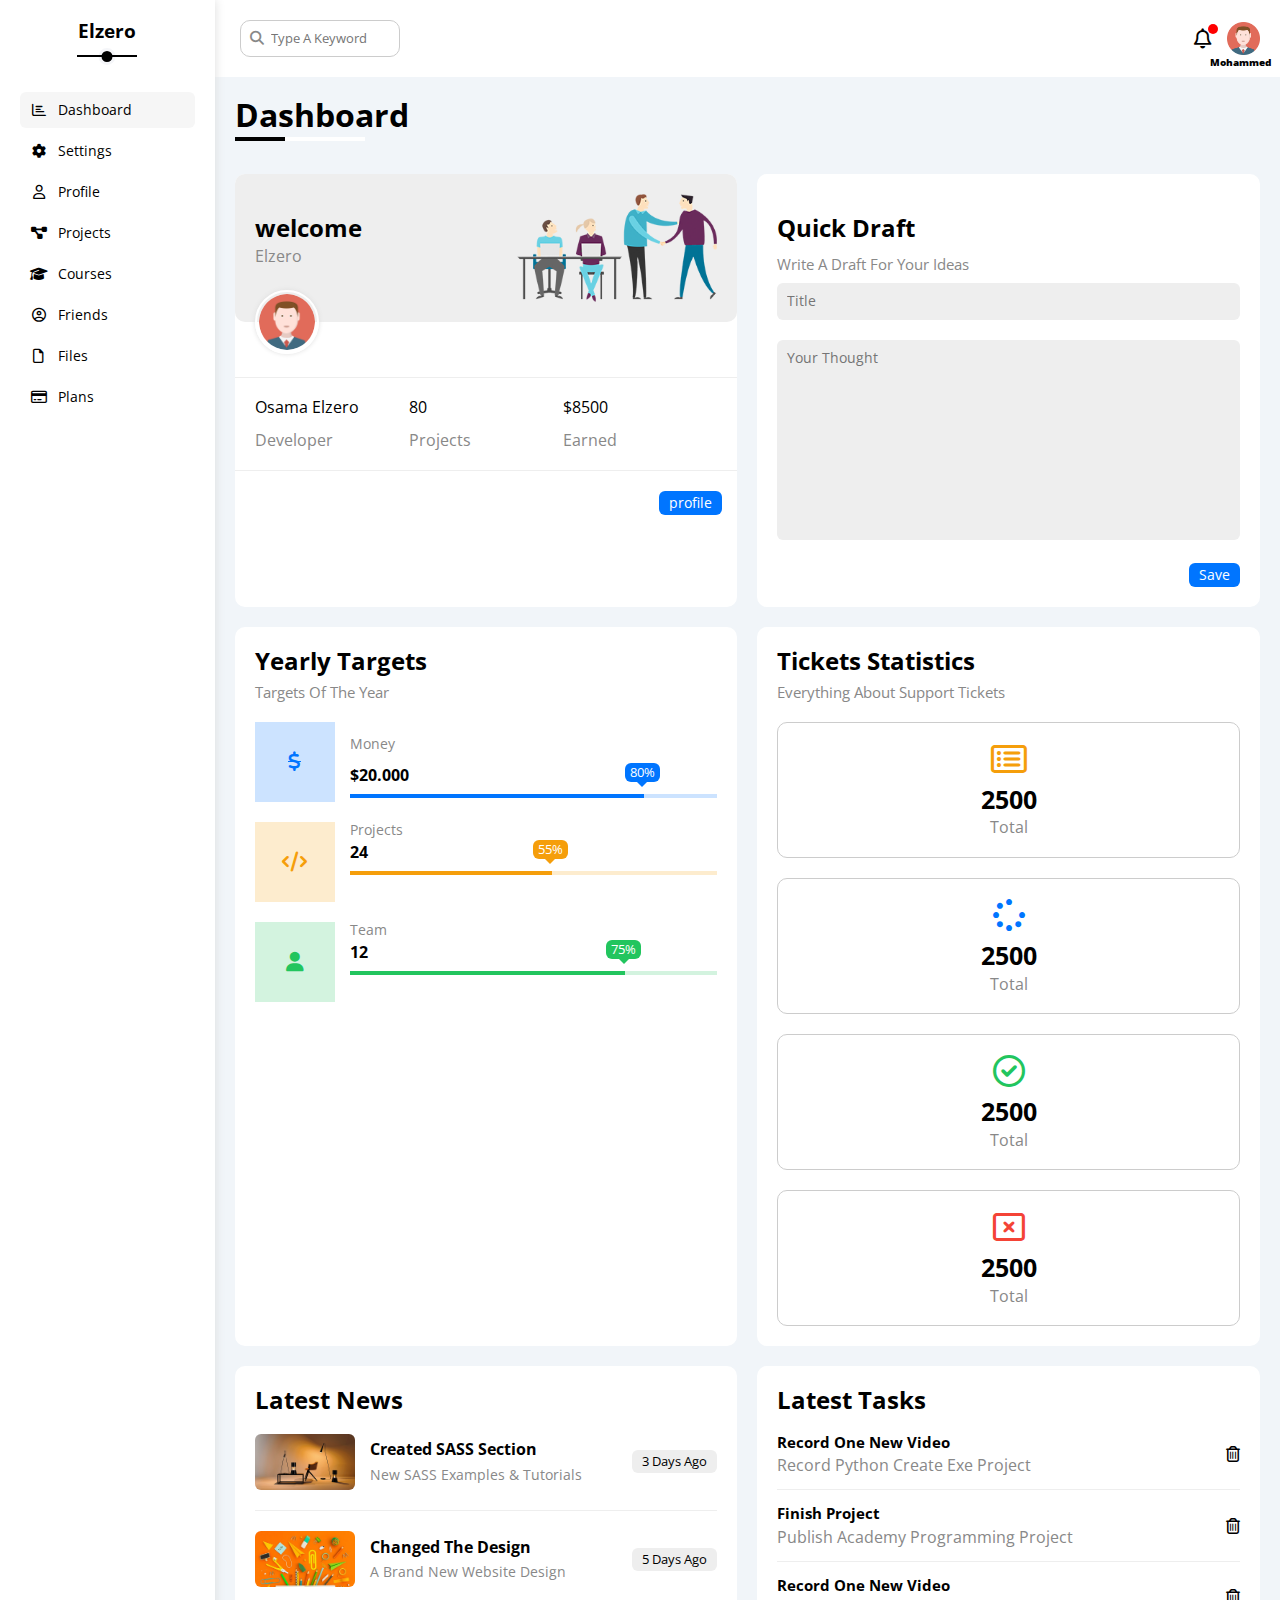
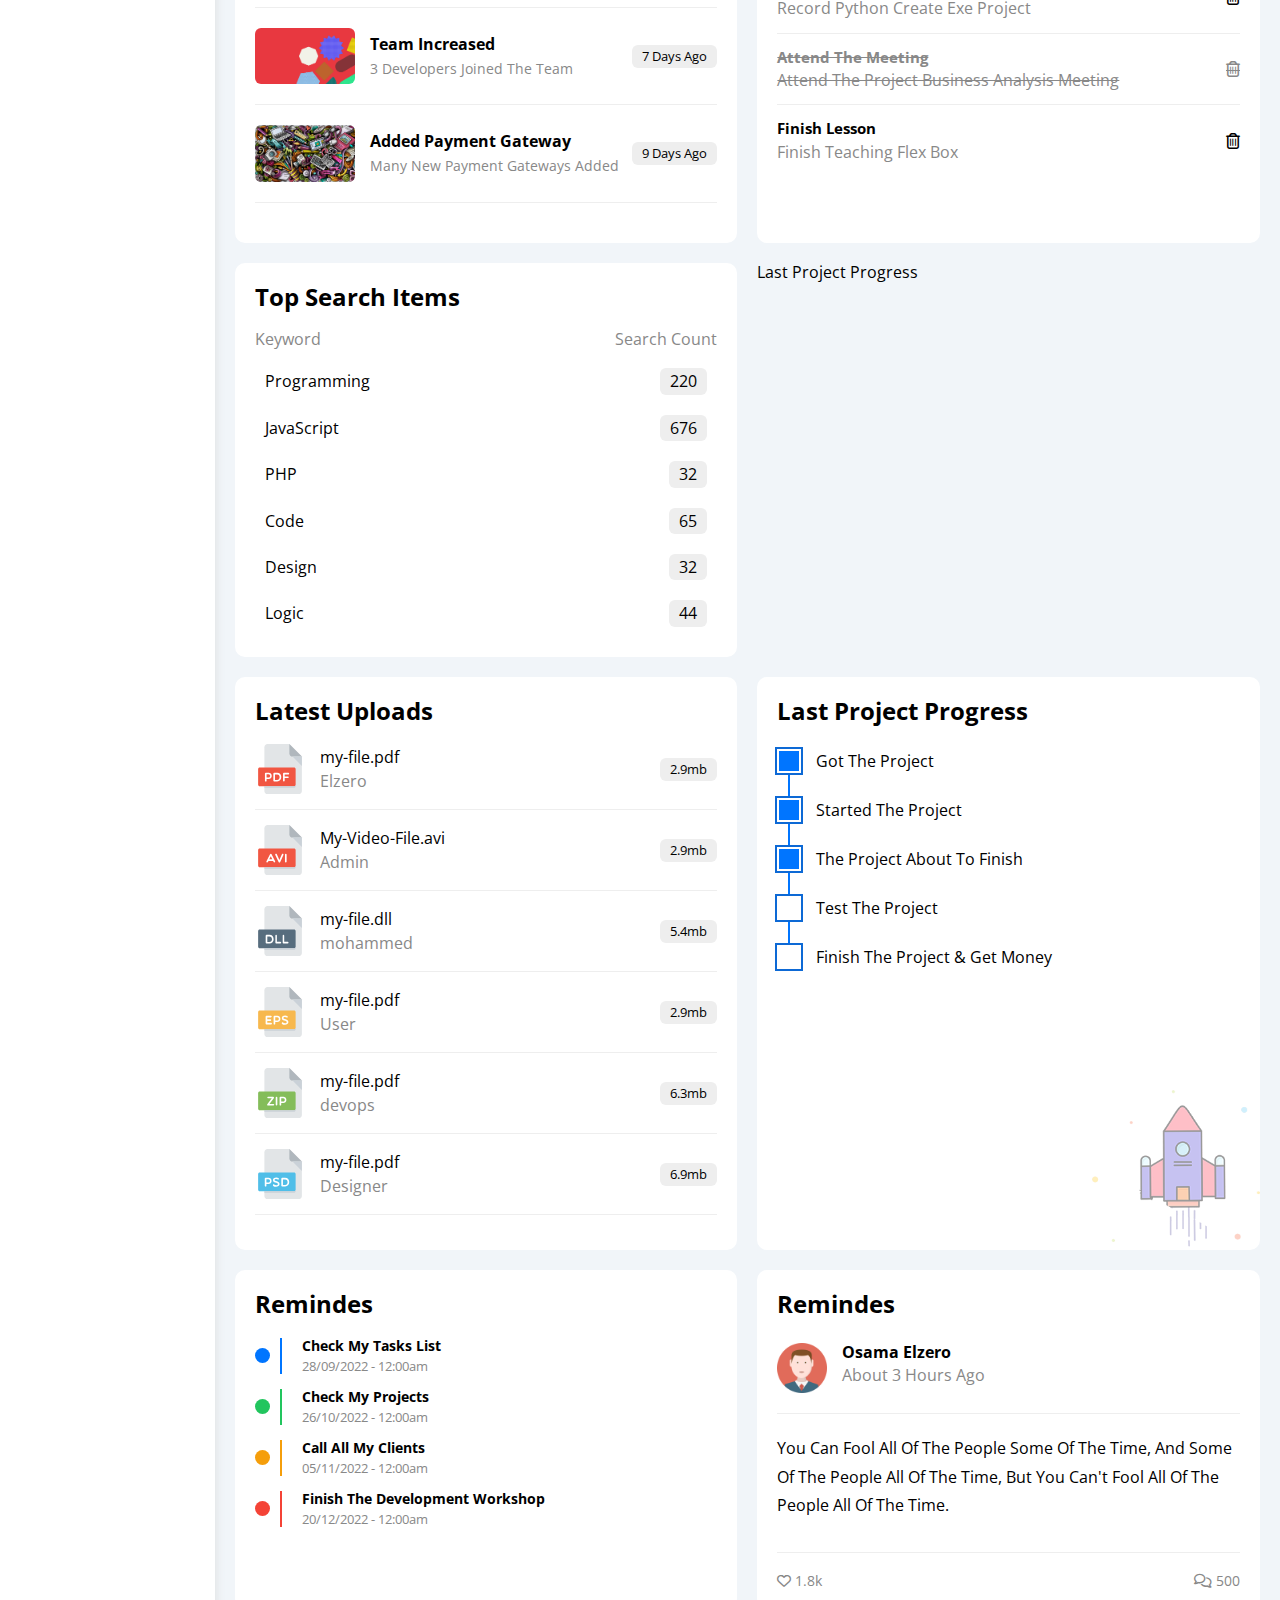
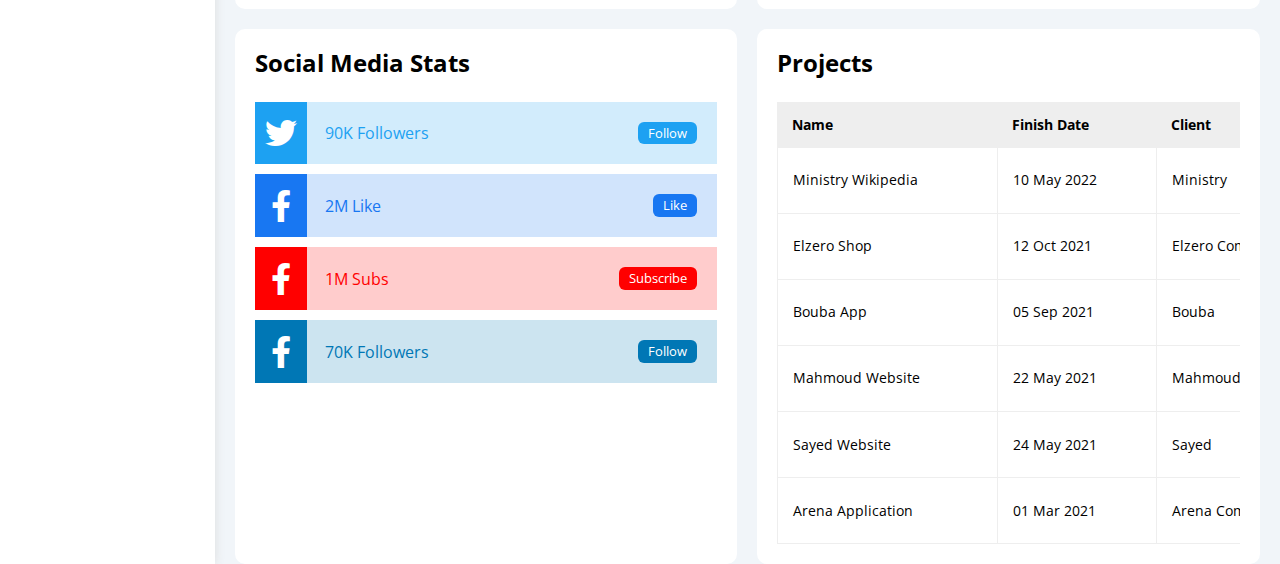
<file: index.html>
<!DOCTYPE html>
<html lang="en">

<head>
    <meta charset="UTF-8">
    <meta http-equiv="X-UA-Compatible" content="IE=edge">
    <meta name="viewport" content="width=device-width, initial-scale=1.0">
    <!-- framework css file -->
    <link rel="stylesheet" href="./css/framework.css">
    <!-- main css file -->
    <link rel="stylesheet" href="./css/temp4.css">
    <!-- render all css proparites -->
    <link rel="stylesheet" href="./css/normalize.css">
    <!-- fontAwesome file -->
    <link rel="stylesheet" href="./css/all.main.css">
    <!-- google font -->
    <link rel="preconnect" href="https://fonts.googleapis.com">
    <link rel="preconnect" href="https://fonts.gstatic.com" crossorigin>
    <link href="https://fonts.googleapis.com/css2?family=Open+Sans:wght@300;500&display=swap" rel="stylesheet">
    <title>Dashboard</title>
</head>

<body>
    <div class="page d-flex">
        <div class="sidebar p-20 p-relat bg-white ">
            <h3 class="txt-c mt-0 p-relat ">Elzero</h3>
            <ul>
                <li>
                    <a class="active d-flex align-center fs-14 c-black rad-6 p-10" href="index.html">
                        <i class="fa-regular fa-chart-bar fa-fw"></i>
                        <span>Dashboard</span>
                    </a>
                </li>
                <li>
                    <a class="d-flex align-center fs-14 c-black rad-6 p-10" href="Settings.html">
                        <i class="fa-solid fa-gear fa-fw"></i>
                        <span>Settings</span>
                    </a>
                </li>
                <li>
                    <a class="d-flex align-center fs-14 c-black rad-6 p-10" href="profile.html">
                        <i class="fa-regular fa-user fa-fw"></i>
                        <span>Profile</span>
                    </a>
                </li>
                <li>
                    <a class="d-flex align-center fs-14 c-black rad-6 p-10" href="projects.html">
                        <i class="fa-solid fa-diagram-project fa-fw"></i>
                        <span>Projects</span>
                    </a>
                </li>
                <li>
                    <a class="d-flex align-center fs-14 c-black rad-6 p-10" href="courses.html">
                        <i class="fa-solid fa-graduation-cap fa-fw"></i>
                        <span>Courses</span>
                    </a>
                </li>
                <li>
                    <a class="d-flex align-center fs-14 c-black rad-6 p-10" href="friends.html">
                        <i class="fa-regular fa-circle-user fa-fw"></i>
                        <span>Friends</span>
                    </a>
                </li>
                <li>
                    <a class="d-flex align-center fs-14 c-black rad-6 p-10" href="files.html">
                        <i class="fa-regular fa-file fa-fw"></i>
                        <span>Files</span>
                    </a>
                </li>
                <li>
                    <a class="d-flex align-center fs-14 c-black rad-6 p-10" href="plans.html">
                        <i class="fa-regular fa-credit-card fa-fw"></i>
                        <span>Plans</span>
                    </a>
                </li>
            </ul>
        </div>
        <div class="contant w-full">
            <!-- s head -->
            <div class="head between-flex  p-15 bg-white">
                <div class="search p-relat">
                    <form action="#">
                        <input class="p-10" type="search" id="" placeholder="Type A Keyword">
                    </form>
                </div>
                <div class="icon d-flex align-center p-relat">
                    <span class="between-flex ">
                        <i class="fa-regular fa-bell fa-lg"></i>
                        <img src="./image/avatar.png" alt="">
                    </span>
                    <span class="name">Mohammed</span>
                </div>
            </div>
            <!-- e head -->
            <h1 class="p-relat">
                Dashboard
            </h1>
            <div class="wrapper d-grid gap">
                <!-- start welcome widget -->
                <div class="welcome bg-white rad-10 txt-c-mobile">
                    <div class="intro between-flex p-20 bg-eee rad-10">
                        <div class="info">
                            <h2 class="m-0">welcome</h2>
                            <p class="mt-5 c-gree">Elzero</p>
                        </div>
                        <img class="avt-wel hiden-mobile" src="./image/welcome.png" alt="" class="avater">
                    </div>
                    <img class="avatar" src="./image/avatar.png" alt="">
                    <div class="body d-flex j-content p-20 mt-20 mb-20 d-block-mobile ">
                        <div>Osama Elzero
                            <span class="d-block mt-15 c-gree">Developer</span>
                        </div>
                        <div>80
                            <span class="d-block mt-15 c-gree ">Projects</span>
                        </div>
                        <div>$8500
                            <span class="d-block mt-15 c-gree">Earned</span>
                        </div>
                    </div>
                    <a class="click c-white d-block buttom-shap bg-blue fs-14 w-fit" href="profile.html">profile</a>
                </div>
                <!-- End welcome widget -->
                <!-- start adraft widget -->
                <div class="adraft bg-white rad-10 p-20">
                    <h2 class="mb-5">Quick Draft</h2>
                    <p class="c-gree mb-10 fs-15">Write A Draft For Your Ideas</p>
                    <form class="p-rea bor-no  fs-14" action="">
                        <input class="d-block bg-eee rad-6 w-full mb-20 bor-no  p-10" type="text" placeholder="Title">
                        <textarea class="fs-14 p-relat bg-eee rad-6 w-full mb-20 bor-no  p-10 area-height" name=""
                            placeholder="Your Thought"></textarea>
                        <input class="save d-block buttom-shap bor-no  bg-blue c-white  w-fit" type="submit"
                            value="Save">
                    </form>
                </div>
                <!-- end adraft widget -->
                <!-- start Yearly Targets-->
                <div class="Target bg-white p-20 rad-10">
                    <h2 class="mb-10 mt-0">Yearly Targets</h2>
                    <p class="c-gree mt-0 mb-20 fs-15">Targets Of The Year</p>
                    <div class="yearly  p-relat">
                        <div class="box blue d-flex mb-20">
                            <div class="icon flex-center">
                                <i class="blue fa-solid fa-dollar-sign fa-lg bg-blue c-blue"></i>
                            </div>
                            <div class="info  p-relat flex-w">
                                <p class="c-gree  fs-14">Money</p>
                                <span class="d-block fb-bold mt-5 mb-10">$20.000</span>
                                <div class="line w-full  p-relat ">
                                    <span class="bg-blue" style="width: 80%">
                                        <span class="bg-blue c-white rad-6 fs-13">80%</span>
                                    </span>
                                </div>
                            </div>
                        </div>
                        <div class="box orange d-flex mb-20 middel-center">
                            <div class="icon flex-center ">
                                <i class="orange middel-center fa-solid fa-code fa-lg c-orange"></i>
                            </div>
                            <div class="info p-relat flex-w">
                                <p class="c-gree m-0 fs-14">Projects</p>
                                <span class="d-block fb-bold mt-5 mb-10">24</span>
                                <div class="line w-full  p-relat ">
                                    <span class="bg-orange" style="width: 55%">
                                        <span class="bg-orange c-white rad-6 fs-13">55%</span>
                                    </span>
                                </div>
                            </div>
                        </div>
                        <div class="box green d-flex mb-20 middel-center">
                            <div class="icon flex-center">
                                <i class="green fa-solid fa-user fa-lg c-green "></i>
                            </div>

                            <div class="info  p-relat flex-w">
                                <p class="c-gree m-0 fs-14">Team</p>
                                <span class="d-block fb-bold mt-5 mb-10">12</span>
                                <div class="line w-full  p-relat ">
                                    <span class="bg-green" style="width: 75%">
                                        <span class="bg-green c-white rad-6 fs-13">75%</span>
                                    </span>
                                </div>
                            </div>
                        </div>
                    </div>
                </div>
                <!-- end Yearly Targets  -->
                <!-- start Tickets  -->
                <div class="Tickets bg-white p-20 rad-10">
                    <h2 class="mb-10 mt-0">Tickets Statistics</h2>
                    <p class="c-gree mt-0 mb-20 fs-15">Everything About Support Tickets</p>
                    <div class="details d-grid gap">
                        <div class="box txt-c rad-10  p-20 d-block c-gree">
                            <i class="fa-regular fa-rectangle-list fa-2x  mb-10 c-orange"></i>
                            <span class="d-block fb-bold fs-25 c-black mb-5">2500</span>
                            Total
                        </div>
                        <div class="box txt-c rad-10  p-20 d-block c-gree">
                            <i class="fa-solid fa-spinner fa-2x mb-10 c-blue"></i>
                            <span class="d-block fb-bold fs-25 c-black mb-5">2500</span>
                            Total
                        </div>
                        <div class="box txt-c rad-10  p-20 d-block c-gree">
                            <i class="fa-regular fa-circle-check fa-2x mb-10 c-green"></i>
                            <span class="d-block fb-bold fs-25 c-black mb-5">2500</span>
                            Total
                        </div>
                        <div class="box txt-c rad-10  p-20 d-block c-gree">
                            <i class="fa-regular fa-rectangle-xmark fa-2x mb-10 c-red"></i>
                            <span class="d-block fb-bold fs-25 c-black mb-5">2500</span>
                            Total
                        </div>
                    </div>

                </div>
                <!-- end Tickets  -->
                <!-- start Latest News -->
                <div class="News bg-white p-20 rad-10">
                    <h2 class="mb-20 mt-0">Latest News</h2>
                    <div class="last">
                        <div
                            class="parts d-flex align-center align-center align-center align-center align-center align-center">
                            <img class="rad-6 " style="width:100px" src="./image/news-01.png" alt="">
                            <div class="info flex">
                                <h3 class="mb-10">Created SASS Section</h3>
                                <span class="c-gree fs-14">New SASS Examples & Tutorials</span>
                            </div>
                            <div class="Time end-flex flex-w w-fit  ">
                                <span class="fs-13 bg-eee buttom-shap">3 Days Ago</span>
                            </div>
                        </div>
                        <div class="parts d-flex align-center align-center align-center align-center align-center ">
                            <img class="rad-6 " style="width:100px" src="./image/news-02.png" alt="">
                            <div class="info flex">
                                <h3 class="mb-10">Changed The Design</h3>
                                <span class="c-gree fs-14">A Brand New Website Design</span>
                            </div>
                            <div class="Time end-flex flex-w w-fit  ">
                                <span class="fs-13 bg-eee buttom-shap">5 Days Ago</span>
                            </div>
                        </div>
                        <div class="parts d-flex align-center align-center align-center align-center align-center">
                            <img class="rad-6 " style="width:100px" src="./image/news-03.png" alt="">
                            <div class="info flex">
                                <h3 class="mb-10">Team Increased</h3>
                                <span class="c-gree fs-14">3 Developers Joined The Team</span>
                            </div>
                            <div class="Time end-flex flex-w w-fit  ">
                                <span class="fs-13 bg-eee buttom-shap">7 Days Ago</span>
                            </div>
                        </div>
                        <div class="parts d-flex align-center align-center align-center align-center align-center">
                            <img class="rad-6 " style="width:100px" src="./image/news-04.png" alt="">
                            <div class="info flex">
                                <h3 class="mb-10">Added Payment Gateway</h3>
                                <span class="c-gree fs-14">Many New Payment Gateways Added</span>
                            </div>
                            <div class="Time end-flex flex-w w-fit  ">
                                <span class="fs-13 bg-eee buttom-shap">9 Days Ago</span>
                            </div>
                        </div>
                    </div>
                </div>
                <!-- end Latest News -->
                <!-- start Latest Tasks -->
                <div class="Tasks bg-white p-20 rad-10">
                    <h2 class="mb-20 mt-0">Latest Tasks</h2>
                    <div class="info between-flex ">
                        <div class="last-row flex-w ">
                            <h3 class="fs-15 mt-0 mb-5 ">Record One New Video</h3>
                            <p class="m-0 c-gree">Record Python Create Exe Project</p>
                        </div>
                        <i class="fa-regular fa-trash-can delete"></i>
                    </div>
                    <div class="info between-flex ">
                        <div class="last-row flex-w ">
                            <h3 class="fs-15 mt-0 mb-5 ">Finish Project</h3>
                            <p class="m-0 c-gree">Publish Academy Programming Project</p>
                        </div>
                        <i class="fa-regular fa-trash-can delete"></i>
                    </div>
                    <div class="info between-flex ">
                        <div class="last-row flex-w-w  ">
                            <h3 class="fs-15 mt-0 mb-5 ">Record One New Video</h3>
                            <p class="m-0 c-gree">Record Python Create Exe Project</p>
                        </div>
                        <i class="fa-regular fa-trash-can delete"></i>
                    </div>
                    <div class="info between-flex c-gree">
                        <div class="last-row flex-w ">
                            <h3 class="fs-15 mt-0 mb-5">Attend The Meeting</h3>
                            <p class="m-0 ">Attend The Project Business Analysis Meeting</p>
                        </div>
                        <i class="fa-regular fa-trash-can delete"></i>
                    </div>
                    <div class="info between-flex ">
                        <div class="last-row flex-w ">
                            <h3 class="fs-15 mt-0 mb-5 ">Finish Lesson</h3>
                            <p class="m-0 c-gree">Finish Teaching Flex Box</p>
                        </div>
                        <i class="fa-regular fa-trash-can delete"></i>
                    </div>
                </div>
                <!-- end Latest Tasks -->
                <!-- start  Items-->
                <div class="items bg-white p-20 rad-10">
                    <h2 class="mt-0">Top Search Items</h2>
                    <div class="info-side between-flex c-gree mb-10 ">
                        <div>Keyword</div>
                        <div>Search Count</div>
                    </div>
                    <div class="info-side between-flex p-10 ">
                        <div>Programming</div>
                        <div class="buttom-shap bg-eee">220</div>
                    </div>
                    <div class="info-side between-flex p-10 ">
                        <div>JavaScript</div>
                        <div class="buttom-shap bg-eee">676</div>
                    </div>
                    <div class="info-side between-flex p-10 ">
                        <div>PHP</div>
                        <div class="buttom-shap bg-eee">32</div>
                    </div>
                    <div class="info-side between-flex p-10 ">
                        <div>Code</div>
                        <div class="buttom-shap bg-eee">65</div>
                    </div>
                    <div class="info-side between-flex p-10 ">
                        <div>Design</div>
                        <div class="buttom-shap bg-eee">32</div>
                    </div>
                    <div class="info-side between-flex p-10 ">
                        <div>Logic</div>
                        <div class="buttom-shap bg-eee">44</div>
                    </div>
                </div>
                <!-- end Items -->
                <!-- start Latest Uploads-->Last Project Progress
                <div class="Uploads bg-white p-20 rad-10">
                    <h2 class="mt-0">Latest Uploads</h2>
                    <ul class="mt-0 mb-10 pb-10">
                        <li class="between-flex">
                            <div class="d-flex align-center">
                                <img class="mr-15" src="./image/pdf.svg" alt="">
                                <div class="file ">
                                    <span class="d-block mb-5 ">my-file.pdf</span>
                                    <span class="c-gree">Elzero</span>
                                </div>
                            </div>
                            <div class="buttom-shap bg-eee fs-13 ">2.9mb</div>
                        </li>
                    </ul>
                    <ul class="mt-0 mb-10 pb-10">
                        <li class="between-flex">
                            <div class="d-flex align-center">
                                <img class="mr-15" src="./image/avi.svg" alt="">
                                <div class="file ">
                                    <span class="d-block mb-5 ">My-Video-File.avi</span>
                                    <span class="c-gree">Admin</span>
                                </div>
                            </div>
                            <div class="buttom-shap bg-eee fs-13 ">2.9mb</div>
                        </li>
                    </ul>
                    <ul class="mt-0 mb-10 pb-10">
                        <li class="between-flex">
                            <div class="d-flex align-center">
                                <img class="mr-15" src="./image/dll.svg" alt="">
                                <div class="file ">
                                    <span class="d-block mb-5 ">my-file.dll</span>
                                    <span class="c-gree">mohammed</span>
                                </div>
                            </div>
                            <div class="buttom-shap bg-eee fs-13 ">5.4mb</div>
                        </li>
                    </ul>
                    <ul class="mt-0 mb-10 pb-10">
                        <li class="between-flex">
                            <div class="d-flex align-center">
                                <img class="mr-15" src="./image/eps.svg" alt="">
                                <div class="file ">
                                    <span class="d-block mb-5 ">my-file.pdf</span>
                                    <span class="c-gree">User</span>
                                </div>
                            </div>
                            <div class="buttom-shap bg-eee fs-13">2.9mb</div>
                        </li>
                    </ul>
                    <ul class="mt-0 mb-10 pb-10">
                        <li class="between-flex">
                            <div class="d-flex align-center">
                                <img class="mr-15" src="./image/zip.svg" alt="">
                                <div class="file ">
                                    <span class="d-block mb-5 ">my-file.pdf</span>
                                    <span class="c-gree">devops</span>
                                </div>
                            </div>
                            <div class="buttom-shap bg-eee fs-13">6.3mb</div>
                        </li>
                    </ul>
                    <ul class="mt-0 mb-10 pb-10">
                        <li class="between-flex">
                            <div class="d-flex align-center">
                                <img class="mr-15" src="./image/psd.svg" alt="">
                                <div class="file ">
                                    <span class="d-block mb-5 ">my-file.pdf</span>
                                    <span class="c-gree">Designer</span>
                                </div>
                            </div>
                            <div class="buttom-shap bg-eee fs-13">6.9mb</div>
                        </li>
                    </ul>
                </div>
                <!-- end Latest Uploads -->
                <!-- start Project -->
                <div class="Project bg-white p-20 rad-10 p-relat">
                    <h2 class="mt-0 mb-20">Last Project Progress</h2>
                    <ul class="m-0 p-relat">
                        <li class="mt-25 d-flex align-center done">Got The Project</li>
                        <li class="mt-25 d-flex align-center done">Started The Project</li>
                        <li class="mt-25 d-flex align-center done">The Project About To Finish</li>
                        <li class="mt-25 d-flex align-center current">Test The Project</li>
                        <li class="mt-25 d-flex align-center">Finish The Project & Get Money</li>
                    </ul>
                    <img class="move-pic hiden-mobile" src="./image/project.png" alt="">
                </div>
                <!-- end Project -->
                <!-- start Reminders -->
                <div class="Remindes bg-white p-20 rad-10 p-relat">
                    <h2 class="mt-0 mb-20">Remindes</h2>
                    <ul class="p-relat mt-0 ">
                        <li class="p-relat d-flex align-center mt-15">
                            <span class="object bg-blue d-block b-rad mr-10 "></span>
                            <div class="info blue pl-20 pl-15">
                                <span class="d-block mb-5 fb-bold fs-14 b">Check My Tasks List</span>
                                <span class="d-block c-gree fs-13">28/09/2022 - 12:00am</span>
                            </div>
                        </li>
                        <li class="p-relat d-flex align-center mt-15">
                            <span class="object bg-green d-block b-rad mr-10 "></span>
                            <div class="info  green pl-20 pl-15">
                                <span class="d-block mb-5 fb-bold fs-14 b">Check My Projects</span>
                                <span class="d-block c-gree fs-13">26/10/2022 - 12:00am</span>
                            </div>
                        </li>
                        <li class="p-relat d-flex align-center mt-15">
                            <span class="object bg-orange d-block b-rad mr-10 "></span>
                            <div class="info orange  pl-20 pl-15">
                                <span class="d-block mb-5 fb-bold fs-14 b">Call All My Clients</span>
                                <span class="d-block c-gree fs-13">05/11/2022 - 12:00am</span>
                            </div>
                        </li>
                        <li class="p-relat d-flex align-center mt-15">
                            <span class="object bg-red d-block b-rad mr-10 "></span>
                            <div class="info red pl-20 pl-15">
                                <span class="d-block mb-5 fb-bold fs-14 b">Finish The Development Workshop</span>
                                <span class="d-block c-gree fs-13">20/12/2022 - 12:00am</span>
                            </div>
                        </li>
                    </ul>
                </div>
                <!-- end Reminders -->
                <!-- s. latest post  -->
                <div class="post bg-white p-20 rad-10 p-relat">
                    <h2 class="mt-0 mb-25">Remindes</h2>
                    <div class="info d-flex p-relat">
                        <img src="./image/avatar.png" alt="">
                        <div class="pos ml-15 ">
                            <span class="fb-bold mb-5 d-block">Osama Elzero</span>
                            <span class="c-gree">About 3 Hours Ago</span>
                        </div>
                    </div>
                    <p class="l-height mb-20 mt-20 pt-20 pb-20 ">You can fool all of the people some of the time, and
                        some of the people all of the time, but you can't fool all of the
                        people all of the time.</p>
                    <div class="icon between-flex c-gree fs-14 p-relat">
                        <div class="love">
                            <i class="fa-regular fa-heart "></i>
                            <span>1.8k</span>
                        </div>
                        <div class="chat-icon">
                            <i class="fa-regular fa-comments"></i>
                            <span>500</span>
                        </div>
                    </div>
                </div>
                <!-- e. latest post  -->
                <!-- start Social Media -->
                <div class="soical bg-white p-20 rad-10 p-relat">
                    <h2 class="mt-0 mb-25 fb-bold">Social Media Stats</h2>
                    <div class="icon twitter d-flex p-relat between-flex p-15  mb-10">
                        <i class="fa-brands fa-twitter fa-2x c-w c-white flex-center"></i>
                        <span>90K Followers</span>
                        <a class="buttom-shap c-white fs-13" href="#">Follow</a>
                    </div>
                    <div class="icon facebook d-flex p-relat between-flex p-15 mb-10">
                        <i class="fa-brands fa-facebook-f fa-2x c-white flex-center"></i>
                        <span>2M Like</span>
                        <a class="buttom-shap c-white fs-13" href="#">Like</a>
                    </div>
                    <div class="icon youtube d-flex p-relat between-flex p-15  mb-10">
                        <i class="fa-brands fa-facebook-f fa-2x c-white flex-center"></i>
                        <span>1M Subs</span>
                        <a class="buttom-shap c-white fs-13" href="#">Subscribe</a>
                    </div>
                    <div class="icon linkedin d-flex p-relat between-flex p-15 mb-10">
                        <i class="fa-brands fa-facebook-f fa-2x c-white flex-center"></i>
                        <span>70K Followers</span>
                        <a class="buttom-shap c-white fs-13" href="#">Follow</a>
                    </div>

                </div>
                <!-- end Social Media -->
                <!-- start project table -->
                <div class="Projects bg-white p-20 rad-10 p-relat">
                    <h2 class="mt-0 mb-25 fb-bold">Projects</h2>
                    <div class="table">
                        <table class="fs-14 w-full ">
                            <thead class="fb-bold">
                                <tr>
                                    <td>Name</td>
                                    <td>Finish Date</td>
                                    <td>Client</td>
                                    <td>Price</td>
                                    <td>Team</td>
                                    <td>Status</td>
                                </tr>
                            </thead>
                            <tbody>
                                <tr>
                                    <td>Ministry Wikipedia</td>
                                    <td>10 May 2022</td>
                                    <td>Ministry</td>
                                    <td>$5300</td>
                                    <td>
                                        <img src="image/team-01.png" alt="">
                                        <img src="image/team-02.png" alt="">
                                        <img src="image/team-03.png" alt="">
                                        <img src="image/team-05.png" alt="">
                                    </td>
                                    <td>
                                        <span class="buttom-shap bg-orange c-white">Pending</span>
                                    </td>
                                </tr>
                                <tr>
                                    <td>Elzero Shop</td>
                                    <td>12 Oct 2021</td>
                                    <td>Elzero Company</td>
                                    <td>$1500</td>
                                    <td>
                                        <img src="image/team-01.png" alt="">
                                        <img src="image/team-02.png" alt="">
                                        <img src="image/team-05.png" alt="">
                                    <td><span class="buttom-shap bg-blue c-white">In Progress</span></td>
                                </tr>
                                <tr>
                                    <td>Bouba App</td>
                                    <td>05 Sep 2021</td>
                                    <td>Bouba</td>
                                    <td>$800</td>
                                    <td>
                                        <img src="image/team-02.png" alt="">
                                        <img src="image/team-03.png" alt="">
                                    </td>
                                    <td><span class="buttom-shap bg-green c-white">Completed</span></td>
                                </tr>
                                <tr>
                                    <td>Mahmoud Website</td>
                                    <td>22 May 2021</td>
                                    <td>Mahmoud</td>
                                    <td>$600</td>
                                    <td>
                                        <img src="image/team-01.png" alt="">
                                        <img src="image/team-02.png" alt="">
                                    </td>
                                    <td><span class="buttom-shap bg-green c-white">Completed</span></td>
                                </tr>
                                <tr>
                                    <td>Sayed Website</td>
                                    <td>24 May 2021</td>
                                    <td>Sayed</td>
                                    <td>$300</td>
                                    <td>
                                        <img src="image/team-01.png" alt="">
                                        <img src="image/team-03.png" alt="">
                                    </td>
                                    <td><span class="buttom-shap bg-red c-white">Rejected</span></td>
                                </tr>
                                <tr>
                                    <td>Arena Application</td>
                                    <td>01 Mar 2021</td>
                                    <td>Arena Company</td>
                                    <td>$2600</td>
                                    <td>
                                        <img src="image/team-01.png" alt="">
                                        <img src="image/team-02.png" alt="">
                                        <img src="image/team-03.png" alt="">
                                        <img src="image/team-04.png" alt="">
                                    </td>
                                    <td><span class="buttom-shap bg-green c-white">Completed</span></td>
                                </tr>
                            </tbody>
                        </table>
                    </div>
                </div>
                <!-- end  project table -->
            </div>
        </div>
    </div>

</body>

</html>
</file>
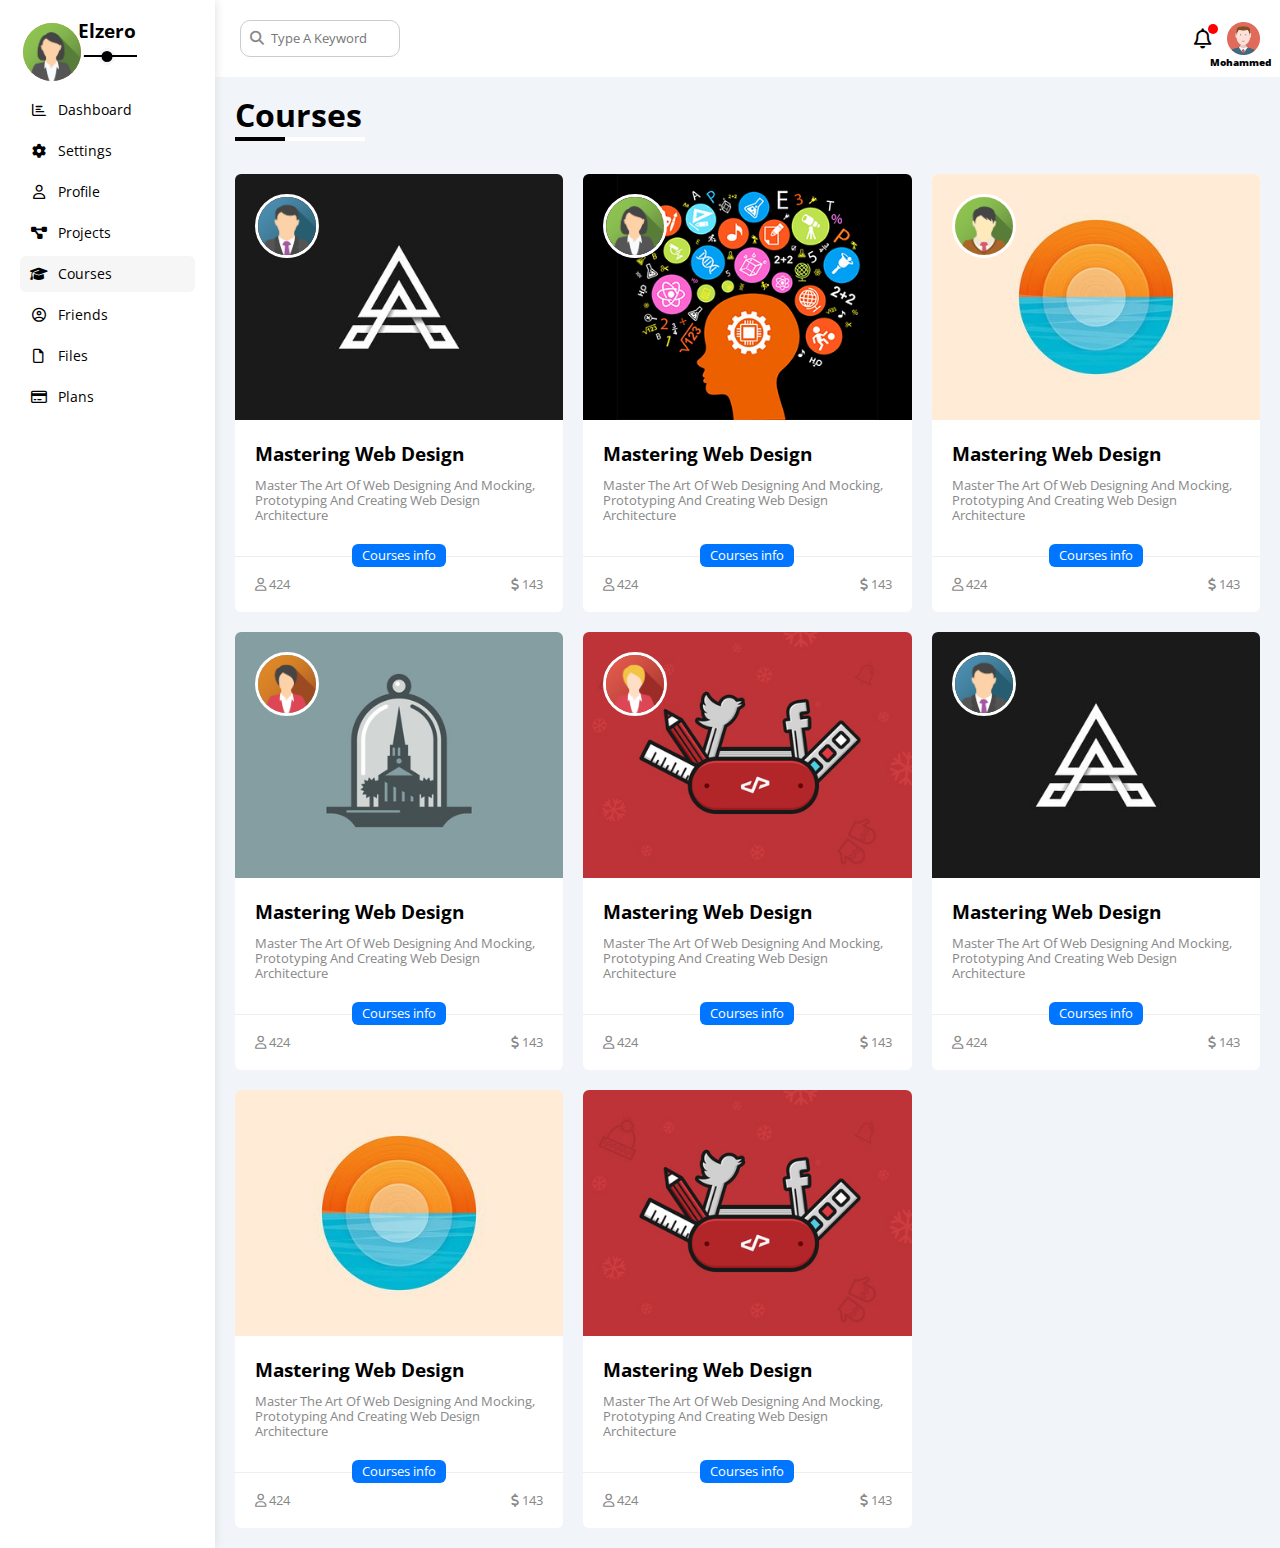
<file: courses.html>
<!DOCTYPE html>
<html lang="en">

<head>
    <meta charset="UTF-8">
    <meta http-equiv="X-UA-Compatible" content="IE=edge">
    <meta name="viewport" content="width=device-width, initial-scale=1.0">
    <!-- framework css file -->
    <link rel="stylesheet" href="./css/framework.css">
    <!-- main css file -->
    <link rel="stylesheet" href="./css/temp4.css">
    <!-- render all css proparites -->
    <link rel="stylesheet" href="./css/normalize.css">
    <!-- fontAwesome file -->
    <link rel="stylesheet" href="./css/all.main.css">
    <!-- google font -->
    <link rel="preconnect" href="https://fonts.googleapis.com">
    <link rel="preconnect" href="https://fonts.gstatic.com" crossorigin>
    <link href="https://fonts.googleapis.com/css2?family=Open+Sans:wght@300;500&display=swap" rel="stylesheet">
    <title>Courses</title>
</head>

<body>
    <div class="page d-flex">
        <div class="sidebar p-20 p-relat bg-white ">
            <h3 class="txt-c mt-0 p-relat ">Elzero</h3>
            <ul>
                <li>
                    <a class=" d-flex align-center fs-14 c-black rad-6 p-10" href="index.html">
                        <i class="fa-regular fa-chart-bar fa-fw"></i>
                        <span>Dashboard</span>
                    </a>
                </li>
                <li>
                    <a class="d-flex align-center fs-14 c-black rad-6 p-10" href="Settings.html">
                        <i class="fa-solid fa-gear fa-fw"></i>
                        <span>Settings</span>
                    </a>
                </li>
                <li>
                    <a class="  d-flex align-center fs-14 c-black rad-6 p-10" href="profile.html">
                        <i class="fa-regular fa-user fa-fw"></i>
                        <span>Profile</span>
                    </a>
                </li>
                <li>
                    <a class=" d-flex align-center fs-14 c-black rad-6 p-10" href="projects.html">
                        <i class="fa-solid fa-diagram-project fa-fw"></i>
                        <span>Projects</span>
                    </a>
                </li>
                <li>
                    <a class="active d-flex align-center fs-14 c-black rad-6 p-10" href="courses.html">
                        <i class="fa-solid fa-graduation-cap fa-fw"></i>
                        <span>Courses</span>
                    </a>
                </li>
                <li>
                    <a class="d-flex align-center fs-14 c-black rad-6 p-10" href="friends.html">
                        <i class="fa-regular fa-circle-user fa-fw"></i>
                        <span>Friends</span>
                    </a>
                </li>
                <li>
                    <a class="d-flex align-center fs-14 c-black rad-6 p-10" href="files.html">
                        <i class="fa-regular fa-file fa-fw"></i>
                        <span>Files</span>
                    </a>
                </li>
                <li>
                    <a class="d-flex align-center fs-14 c-black rad-6 p-10" href="plans.html">
                        <i class="fa-regular fa-credit-card fa-fw"></i>
                        <span>Plans</span>
                    </a>
                </li>
            </ul>
        </div>
        <div class="contant w-full">
            <!-- s head -->
            <div class="head between-flex  p-15 bg-white">
                <div class="search p-relat">
                    <form action="#">
                        <input class="p-10" type="search" id="" placeholder="Type A Keyword">
                    </form>
                </div>
                <div class="icon d-flex align-center p-relat">
                    <span class="between-flex ">
                        <i class="fa-regular fa-bell fa-lg"></i>
                        <img src="./image/avatar.png" alt="">
                    </span>
                    <span class="name">Mohammed</span>
                </div>
            </div>
            <!-- e head -->
            <h1 class="p-relat">Courses</h1>
            <!--  start course page -->
                <div class="courses d-grid m-20 gap">
                    <div class="course p-relat  bg-white rad-6 ">
                        <img class="cover" src="./image/course-01.jpg" alt="">
                        <img class="coustem" src="./image/team-01.png" alt="">
                        <div class="text p-20">
                            <h3 class="m-0">Mastering Web Design</h3>
                            <p class="c-gree fs-13">Master The Art Of Web Designing And Mocking, Prototyping And Creating Web Design Architecture</p>
                        </div>
                        <div class="info between-flex p-15 p-relat">
                            <span class="bg-blue buttom-shap c-white">Courses info</span>
                            <span class="fs-13 c-gree">
                                <i class="fa-regular fa-user"></i>
                                424
                            </span>
                            <span class="fs-13 c-gree">
                                <i class="fa-solid fa-dollar-sign"></i>
                                143
                            </span>
                        </div>
                    </div>
                    <div class="course p-relat  bg-white rad-6 ">
                        <img class="cover" src="./image/course-02.jpg" alt="">
                        <img class="coustem" src="./image/team-02.png" alt="">
                        <div class="text p-20">
                            <h3 class="m-0">Mastering Web Design</h3>
                            <p class="c-gree fs-13">Master The Art Of Web Designing And Mocking, Prototyping And Creating Web Design
                                Architecture</p>
                        </div>
                        <div class="info between-flex p-15 p-relat">
                            <span class="bg-blue buttom-shap c-white">Courses info</span>
                            <span class="fs-13 c-gree">
                                <i class="fa-regular fa-user"></i>
                                424
                            </span>
                            <span class="fs-13 c-gree">
                                <i class="fa-solid fa-dollar-sign"></i>
                                143
                            </span>
                        </div>
                    </div>
                    <div class="course p-relat  bg-white rad-6 ">
                        <img class="cover" src="./image/course-03.jpg" alt="">
                        <img class="coustem" src="./image/team-03.png" alt="">
                        <div class="text p-20">
                            <h3 class="m-0">Mastering Web Design</h3>
                            <p class="c-gree fs-13">Master The Art Of Web Designing And Mocking, Prototyping And Creating Web Design
                                Architecture</p>
                        </div>
                        <div class="info between-flex p-15 p-relat">
                            <span class="bg-blue buttom-shap c-white">Courses info</span>
                            <span class="fs-13 c-gree">
                                <i class="fa-regular fa-user"></i>
                                424
                            </span>
                            <span class="fs-13 c-gree">
                                <i class="fa-solid fa-dollar-sign"></i>
                                143
                            </span>
                        </div>
                    </div>
                    <div class="course p-relat  bg-white rad-6 ">
                        <img class="cover" src="./image/course-04.jpg" alt="">
                        <img class="coustem" src="./image/team-04.png" alt="">
                        <div class="text p-20">
                            <h3 class="m-0">Mastering Web Design</h3>
                            <p class="c-gree fs-13">Master The Art Of Web Designing And Mocking, Prototyping And Creating Web Design
                                Architecture</p>
                        </div>
                        <div class="info between-flex p-15 p-relat">
                            <span class="bg-blue buttom-shap c-white">Courses info</span>
                            <span class="fs-13 c-gree">
                                <i class="fa-regular fa-user"></i>
                                424
                            </span>
                            <span class="fs-13 c-gree">
                                <i class="fa-solid fa-dollar-sign"></i>
                                143
                            </span>
                        </div>
                    </div>
                    <div class="course p-relat  bg-white rad-6 ">
                        <img class="cover" src="./image/course-05.jpg" alt="">
                        <img class="coustem" src="./image/team-05.png" alt="">
                        <div class="text p-20">
                            <h3 class="m-0">Mastering Web Design</h3>
                            <p class="c-gree fs-13">Master The Art Of Web Designing And Mocking, Prototyping And Creating Web Design
                                Architecture</p>
                        </div>
                        <div class="info between-flex p-15 p-relat">
                            <span class="bg-blue buttom-shap c-white">Courses info</span>
                            <span class="fs-13 c-gree">
                                <i class="fa-regular fa-user"></i>
                                424
                            </span>
                            <span class="fs-13 c-gree">
                                <i class="fa-solid fa-dollar-sign"></i>
                                143
                            </span>
                        </div>
                    </div>
                    <div class="course p-relat  bg-white rad-6 ">
                        <img class="cover" src="./image/course-01.jpg" alt="">
                        <img class="coustem" src="./image/team-01.png" alt="">
                        <div class="text p-20">
                            <h3 class="m-0">Mastering Web Design</h3>
                            <p class="c-gree fs-13">Master The Art Of Web Designing And Mocking, Prototyping And Creating Web Design
                                Architecture</p>
                        </div>
                        <div class="info between-flex p-15 p-relat">
                            <span class="bg-blue buttom-shap c-white">Courses info</span>
                            <span class="fs-13 c-gree">
                                <i class="fa-regular fa-user"></i>
                                424
                            </span>
                            <span class="fs-13 c-gree">
                                <i class="fa-solid fa-dollar-sign"></i>
                                143
                            </span>
                        </div>
                    </div>
                    <div class="course bg-white rad-6 ">
                        <img class="cover" src="./image/course-03.jpg" alt="">
                        <img class="coustem" src="./image/team-04.png" alt="">
                        <div class="text p-20">
                            <h3 class="m-0">Mastering Web Design</h3>
                            <p class="c-gree fs-13">Master The Art Of Web Designing And Mocking, Prototyping And Creating Web Design
                                Architecture</p>
                        </div>
                        <div class="info between-flex p-15 p-relat">
                            <span class="bg-blue buttom-shap c-white">Courses info</span>
                            <span class="fs-13 c-gree">
                                <i class="fa-regular fa-user"></i>
                                424
                            </span>
                            <span class="fs-13 c-gree">
                                <i class="fa-solid fa-dollar-sign"></i>
                                143
                            </span>
                        </div>
                    </div>
                    <div class="course bg-white rad-6 ">
                        <img class="cover" src="./image/course-05.jpg" alt="">
                        <img class="coustem" src="./image/team-02.png" alt="">
                        <div class="text p-20">
                            <h3 class="m-0">Mastering Web Design</h3>
                            <p class="c-gree fs-13">Master The Art Of Web Designing And Mocking, Prototyping And Creating Web Design
                                Architecture</p>
                        </div>
                        <div class="info between-flex p-15 p-relat">
                            <span class="bg-blue buttom-shap c-white">Courses info</span>
                            <span class="fs-13 c-gree">
                                <i class="fa-regular fa-user"></i>
                                424
                            </span>
                            <span class="fs-13 c-gree">
                                <i class="fa-solid fa-dollar-sign"></i>
                                143
                            </span>
                        </div>
                    </div>
                    
                </div>
            <!-- end course page -->
        </div>
</body>

</html>
</file>
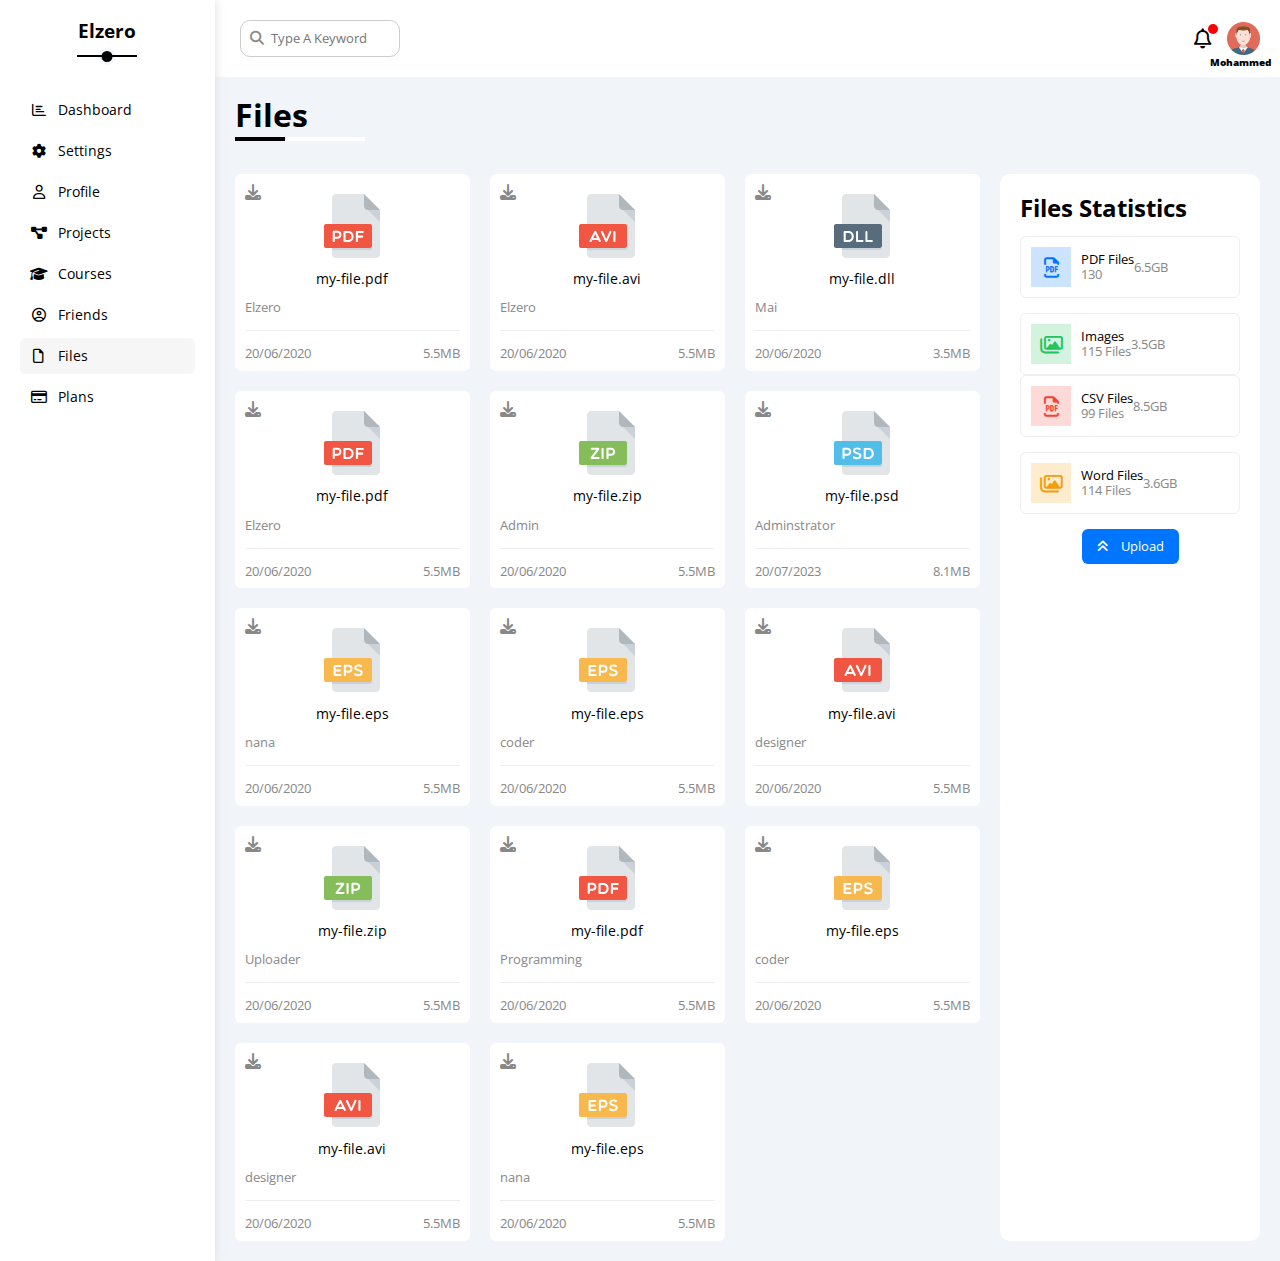
<file: files.html>
<!DOCTYPE html>
<html lang="en">

<head>
    <meta charset="UTF-8">
    <meta http-equiv="X-UA-Compatible" content="IE=edge">
    <meta name="viewport" content="width=device-width, initial-scale=1.0">
    <!-- framework css file -->
    <link rel="stylesheet" href="./css/framework.css">
    <!-- main css file -->
    <link rel="stylesheet" href="./css/temp4.css">
    <!-- render all css proparites -->
    <link rel="stylesheet" href="./css/normalize.css">
    <!-- fontAwesome file -->
    <link rel="stylesheet" href="./css/all.main.css">
    <!-- google font -->
    <link rel="preconnect" href="https://fonts.googleapis.com">
    <link rel="preconnect" href="https://fonts.gstatic.com" crossorigin>
    <link href="https://fonts.googleapis.com/css2?family=Open+Sans:wght@300;500&display=swap" rel="stylesheet">
    <title>Files</title>
</head>

<body>
    <div class="page d-flex">
        <div class="sidebar p-20 p-relat bg-white ">
            <h3 class="txt-c mt-0 p-relat ">Elzero</h3>
            <ul>
                <li>
                    <a class=" d-flex align-center fs-14 c-black rad-6 p-10" href="index.html">
                        <i class="fa-regular fa-chart-bar fa-fw"></i>
                        <span>Dashboard</span>
                    </a>
                </li>
                <li>
                    <a class="d-flex align-center fs-14 c-black rad-6 p-10" href="Settings.html">
                        <i class="fa-solid fa-gear fa-fw"></i>
                        <span>Settings</span>
                    </a>
                </li>
                <li>
                    <a class="  d-flex align-center fs-14 c-black rad-6 p-10" href="profile.html">
                        <i class="fa-regular fa-user fa-fw"></i>
                        <span>Profile</span>
                    </a>
                </li>
                <li>
                    <a class=" d-flex align-center fs-14 c-black rad-6 p-10" href="projects.html">
                        <i class="fa-solid fa-diagram-project fa-fw"></i>
                        <span>Projects</span>
                    </a>
                </li>
                <li>
                    <a class="d-flex align-center fs-14 c-black rad-6 p-10" href="courses.html">
                        <i class="fa-solid fa-graduation-cap fa-fw"></i>
                        <span>Courses</span>
                    </a>
                </li>
                <li>
                    <a class="d-flex align-center fs-14 c-black rad-6 p-10" href="friends.html">
                        <i class="fa-regular fa-circle-user fa-fw"></i>
                        <span>Friends</span>
                    </a>
                </li>
                <li>
                    <a class="active d-flex align-center fs-14 c-black rad-6 p-10" href="files.html">
                        <i class="fa-regular fa-file fa-fw"></i>
                        <span>Files</span>
                    </a>
                </li>
                <li>
                    <a class="d-flex align-center fs-14 c-black rad-6 p-10" href="plans.html">
                        <i class="fa-regular fa-credit-card fa-fw"></i>
                        <span>Plans</span>
                    </a>
                </li>
            </ul>
        </div>
        <div class="contant w-full">
            <!-- s head -->
            <div class="head between-flex  p-15 bg-white">
                <div class="search p-relat">
                    <form action="#">
                        <input class="p-10" type="search" id="" placeholder="Type A Keyword">
                    </form>
                </div>
                <div class="icon d-flex align-center p-relat">
                    <span class="between-flex ">
                        <i class="fa-regular fa-bell fa-lg"></i>
                        <img src="./image/avatar.png" alt="">
                    </span>
                    <span class="name">Mohammed</span>
                </div>
            </div>
            <!-- e head -->
            <h1 class="p-relat">Files</h1>
            <!--  start file page -->
            <div class="files d-flex gap m-20">
                <div class="file d-grid gap">
                    <div class="box rad-6 p-relat bg-white p-10">
                        <i class="fa-solid fa-download c-gree p-absolute "></i>
                        <div class="my-file txt-c">
                            <img src="./image/pdf.svg" alt="">
                            <span class="d-block mb-10 fs-14">my-file.pdf</span>
                        </div>
                        <p class="c-gree fs-13">Elzero</p>
                        <div class="date between-flex c-gree fs-13 mt-15 pt-15">
                            <span>20/06/2020</span>
                            <span>5.5MB</span>
                        </div>
                    </div>
                    <div class="box rad-6 p-relat bg-white p-10">
                        <i class="fa-solid fa-download c-gree p-absolute "></i>
                        <div class="my-file txt-c">
                            <img src="./image/avi.svg" alt="">
                            <span class="d-block mb-10 fs-14">my-file.avi</span>
                        </div>
                        <p class="c-gree fs-13">Elzero</p>
                        <div class="date between-flex c-gree fs-13 mt-15 pt-15">
                            <span>20/06/2020</span>
                            <span>5.5MB</span>
                        </div>
                    </div>
                    <div class="box rad-6 p-relat bg-white p-10">
                        <i class="fa-solid fa-download c-gree p-absolute "></i>
                        <div class="my-file txt-c">
                            <img src="./image/dll.svg" alt="">
                            <span class="d-block mb-10 fs-14">my-file.dll</span>
                        </div>
                        <p class="c-gree fs-13">Mai</p>
                        <div class="date between-flex c-gree fs-13 mt-15 pt-15">
                            <span>20/06/2020</span>
                            <span>3.5MB</span>
                        </div>
                    </div>
                    <div class="box rad-6 p-relat bg-white p-10">
                        <i class="fa-solid fa-download c-gree p-absolute "></i>
                        <div class="my-file txt-c">
                            <img src="./image/pdf.svg" alt="">
                            <span class="d-block mb-10 fs-14">my-file.pdf</span>
                        </div>
                        <p class="c-gree fs-13">Elzero</p>
                        <div class="date between-flex c-gree fs-13 mt-15 pt-15">
                            <span>20/06/2020</span>
                            <span>5.5MB</span>
                        </div>
                    </div>
                    <div class="box rad-6 p-relat bg-white p-10">
                        <i class="fa-solid fa-download c-gree p-absolute "></i>
                        <div class="my-file txt-c">
                            <img src="./image/zip.svg" alt="">
                            <span class="d-block mb-10 fs-14">my-file.zip</span>
                        </div>
                        <p class="c-gree fs-13">Admin</p>
                        <div class="date between-flex c-gree fs-13 mt-15 pt-15">
                            <span>20/06/2020</span>
                            <span>5.5MB</span>
                        </div>
                    </div>
                    <div class="box rad-6 p-relat bg-white p-10">
                        <i class="fa-solid fa-download c-gree p-absolute "></i>
                        <div class="my-file txt-c">
                            <img src="./image/psd.svg" alt="">
                            <span class="d-block mb-10 fs-14">my-file.psd</span>
                        </div>
                        <p class="c-gree fs-13">Adminstrator</p>
                        <div class="date between-flex c-gree fs-13 mt-15 pt-15">
                            <span>20/07/2023</span>
                            <span>8.1MB</span>
                        </div>
                    </div>
                    <div class="box rad-6 p-relat bg-white p-10">
                        <i class="fa-solid fa-download c-gree p-absolute "></i>
                        <div class="my-file txt-c">
                            <img src="./image/eps.svg" alt="">
                            <span class="d-block mb-10 fs-14">my-file.eps</span>
                        </div>
                        <p class="c-gree fs-13">nana</p>
                        <div class="date between-flex c-gree fs-13 mt-15 pt-15">
                            <span>20/06/2020</span>
                            <span>5.5MB</span>
                        </div>
                    </div>
                    <div class="box rad-6 p-relat bg-white p-10">
                        <i class="fa-solid fa-download c-gree p-absolute "></i>
                        <div class="my-file txt-c">
                            <img src="./image/eps.svg" alt="">
                            <span class="d-block mb-10 fs-14">my-file.eps</span>
                        </div>
                        <p class="c-gree fs-13">coder</p>
                        <div class="date between-flex c-gree fs-13 mt-15 pt-15">
                            <span>20/06/2020</span>
                            <span>5.5MB</span>
                        </div>
                    </div>
                    <div class="box rad-6 p-relat bg-white p-10">
                        <i class="fa-solid fa-download c-gree p-absolute "></i>
                        <div class="my-file txt-c">
                            <img src="./image/avi.svg" alt="">
                            <span class="d-block mb-10 fs-14">my-file.avi</span>
                        </div>
                        <p class="c-gree fs-13">designer</p>
                        <div class="date between-flex c-gree fs-13 mt-15 pt-15">
                            <span>20/06/2020</span>
                            <span>5.5MB</span>
                        </div>
                    </div>
                    <div class="box rad-6 p-relat bg-white p-10">
                        <i class="fa-solid fa-download c-gree p-absolute "></i>
                        <div class="my-file txt-c">
                            <img src="./image/zip.svg" alt="">
                            <span class="d-block mb-10 fs-14">my-file.zip</span>
                        </div>
                        <p class="c-gree fs-13">Uploader</p>
                        <div class="date between-flex c-gree fs-13 mt-15 pt-15">
                            <span>20/06/2020</span>
                            <span>5.5MB</span>
                        </div>
                    </div>
                    <div class="box rad-6 p-relat bg-white p-10">
                        <i class="fa-solid fa-download c-gree p-absolute "></i>
                        <div class="my-file txt-c">
                            <img src="./image/pdf.svg" alt="">
                            <span class="d-block mb-10 fs-14">my-file.pdf</span>
                        </div>
                        <p class="c-gree fs-13">Programming</p>
                        <div class="date between-flex c-gree fs-13 mt-15 pt-15">
                            <span>20/06/2020</span>
                            <span>5.5MB</span>
                        </div>
                    </div>
                    <div class="box rad-6 p-relat bg-white p-10">
                        <i class="fa-solid fa-download c-gree p-absolute "></i>
                        <div class="my-file txt-c">
                            <img src="./image/eps.svg" alt="">
                            <span class="d-block mb-10 fs-14">my-file.eps</span>
                        </div>
                        <p class="c-gree fs-13">coder</p>
                        <div class="date between-flex c-gree fs-13 mt-15 pt-15">
                            <span>20/06/2020</span>
                            <span>5.5MB</span>
                        </div>
                    </div>
                    <div class="box rad-6 p-relat bg-white p-10">
                        <i class="fa-solid fa-download c-gree p-absolute "></i>
                        <div class="my-file txt-c">
                            <img src="./image/avi.svg" alt="">
                            <span class="d-block mb-10 fs-14">my-file.avi</span>
                        </div>
                        <p class="c-gree fs-13">designer</p>
                        <div class="date between-flex c-gree fs-13 mt-15 pt-15">
                            <span>20/06/2020</span>
                            <span>5.5MB</span>
                        </div>
                    </div>
                    <div class="box rad-6 p-relat bg-white p-10">
                        <i class="fa-solid fa-download c-gree p-absolute "></i>
                        <div class="my-file txt-c">
                            <img src="./image/eps.svg" alt="">
                            <span class="d-block mb-10 fs-14">my-file.eps</span>
                        </div>
                        <p class="c-gree fs-13">nana</p>
                        <div class="date between-flex c-gree fs-13 mt-15 pt-15">
                            <span>20/06/2020</span>
                            <span>5.5MB</span>
                        </div>
                    </div>
                </div>
                <div class="statestic rad-10 p-relat bg-white p-20">
                    <h2 class="mt-0 mb-15">Files Statistics</h2>
                    <div class="reader d-flex align-center p-10 rad-6 border-fram mb-15">
                        <i class="fa-regular fa-file-pdf fa-lg c-blue icon flex-center blue"></i>
                        <div class="info fs-13 ">
                            <p class="m-0">PDF Files</p>
                            <span class="c-gree mt-5">130</span>
                        </div>
                        <div class="c-gree fs-13 ">6.5GB</div>
                    </div>
                    <div class="reader d-flex align-center p-10 rad-6 border-fram">
                        <i class="fa-regular fa-images fa-lg c-green fa-lg c-blue icon flex-center green"></i>
                        <div class="info fs-13 ">
                            <p class="m-0">Images</p>
                            <span class="c-gree mt-5">115 Files</span>
                        </div>
                        <div class="c-gree fs-13 ">3.5GB</div>
                    </div>
                    <div class="reader d-flex align-center p-10 rad-6 border-fram mb-15">
                        <i class="fa-regular fa-file-pdf fa-lg c-red icon flex-center red"></i>
                        <div class="info fs-13 ">
                            <p class="m-0">CSV Files</p>
                            <span class="c-gree mt-5">99 Files</span>
                        </div>
                        <div class="c-gree fs-13 ">8.5GB</div>
                    </div>
                    <div class="reader d-flex align-center p-10 rad-6 border-fram">
                        <i class="fa-regular fa-images fa-lg c-orange fa-lg c-blue icon flex-center orange"></i>
                        <div class="info fs-13 ">
                            <p class="m-0">Word Files</p>
                            <span class="c-gree mt-5">114 Files</span>
                        </div>
                        <div class="c-gree fs-13 ">3.6GB</div>
                    </div>
                    <a class="putton c-white bg-blue w-fit  rad-6 fs-13 d-block ">
                        <i class="fa-solid fa-angles-up mr-10"></i>
                        Upload
                    </a>
                </div>
            </div>
            <!-- end file page -->
        </div>
</body>
</html>
</file>
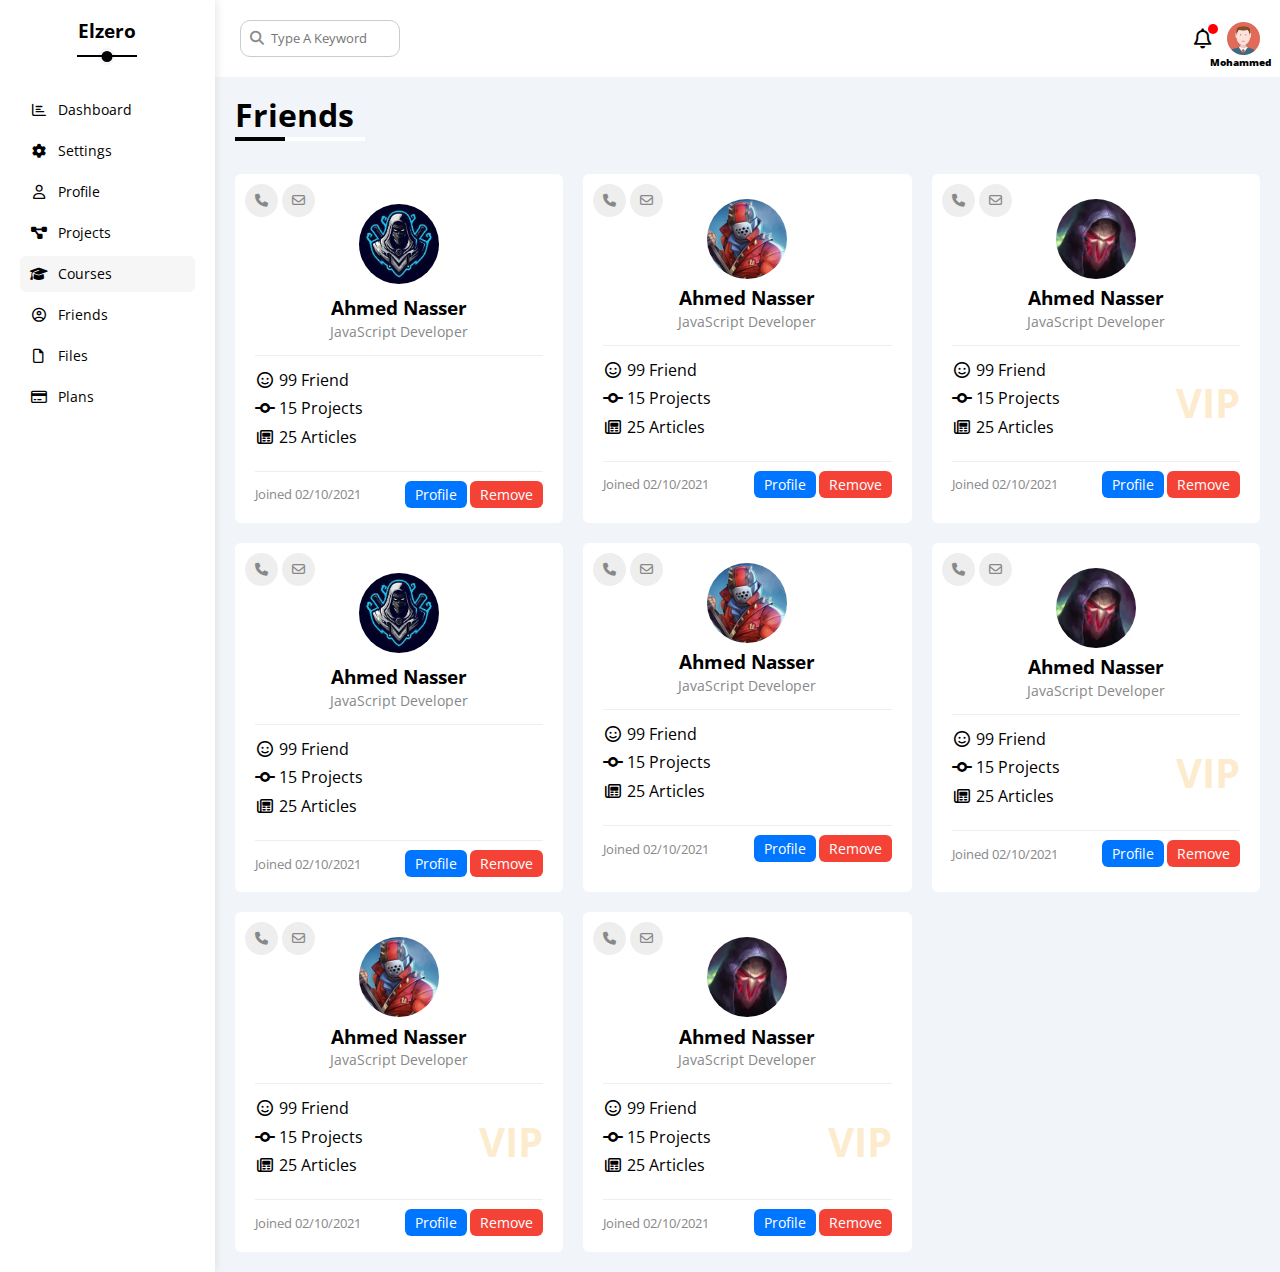
<file: friends.html>
<!DOCTYPE html>
<html lang="en">

<head>
    <meta charset="UTF-8">
    <meta http-equiv="X-UA-Compatible" content="IE=edge">
    <meta name="viewport" content="width=device-width, initial-scale=1.0">
    <!-- framework css file -->
    <link rel="stylesheet" href="./css/framework.css">
    <!-- main css file -->
    <link rel="stylesheet" href="./css/temp4.css">
    <!-- render all css proparites -->
    <link rel="stylesheet" href="./css/normalize.css">
    <!-- fontAwesome file -->
    <link rel="stylesheet" href="./css/all.main.css">
    <!-- google font -->
    <link rel="preconnect" href="https://fonts.googleapis.com">
    <link rel="preconnect" href="https://fonts.gstatic.com" crossorigin>
    <link href="https://fonts.googleapis.com/css2?family=Open+Sans:wght@300;500&display=swap" rel="stylesheet">
    <title>Friends</title>
</head>

<body>
    <div class="page d-flex">
        <div class="sidebar p-20 p-relat bg-white ">
            <h3 class="txt-c mt-0 p-relat ">Elzero</h3>
            <ul>
                <li>
                    <a class=" d-flex align-center fs-14 c-black rad-6 p-10" href="index.html">
                        <i class="fa-regular fa-chart-bar fa-fw"></i>
                        <span>Dashboard</span>
                    </a>
                </li>
                <li>
                    <a class="d-flex align-center fs-14 c-black rad-6 p-10" href="Settings.html">
                        <i class="fa-solid fa-gear fa-fw"></i>
                        <span>Settings</span>
                    </a>
                </li>
                <li>
                    <a class="  d-flex align-center fs-14 c-black rad-6 p-10" href="profile.html">
                        <i class="fa-regular fa-user fa-fw"></i>
                        <span>Profile</span>
                    </a>
                </li>
                <li>
                    <a class=" d-flex align-center fs-14 c-black rad-6 p-10" href="projects.html">
                        <i class="fa-solid fa-diagram-project fa-fw"></i>
                        <span>Projects</span>
                    </a>
                </li>
                <li>
                    <a class="active d-flex align-center fs-14 c-black rad-6 p-10" href="courses.html">
                        <i class="fa-solid fa-graduation-cap fa-fw"></i>
                        <span>Courses</span>
                    </a>
                </li>
                <li>
                    <a class="d-flex align-center fs-14 c-black rad-6 p-10" href="friends.html">
                        <i class="fa-regular fa-circle-user fa-fw"></i>
                        <span>Friends</span>
                    </a>
                </li>
                <li>
                    <a class="d-flex align-center fs-14 c-black rad-6 p-10" href="files.html">
                        <i class="fa-regular fa-file fa-fw"></i>
                        <span>Files</span>
                    </a>
                </li>
                <li>
                    <a class="d-flex align-center fs-14 c-black rad-6 p-10" href="plans.html">
                        <i class="fa-regular fa-credit-card fa-fw"></i>
                        <span>Plans</span>
                    </a>
                </li>
            </ul>
        </div>
        <div class="contant w-full">
            <!-- s head -->
            <div class="head between-flex  p-15 bg-white">
                <div class="search p-relat">
                    <form action="#">
                        <input class="p-10" type="search" id="" placeholder="Type A Keyword">
                    </form>
                </div>
                <div class="icon d-flex align-center p-relat">
                    <span class="between-flex ">
                        <i class="fa-regular fa-bell fa-lg"></i>
                        <img src="./image/avatar.png" alt="">
                    </span>
                    <span class="name">Mohammed</span>
                </div>
            </div>
            <!-- e head -->
            <h1 class="p-relat">Friends</h1>
            <!--  start Friends page -->
            <div class="friends d-grid m-20 gap ">
                <div class="box bg-white rad-6 p-20 p-relat">
                    <div class="content c-gree ">
                        <i class="fa-solid fa-phone"></i>
                        <i class="fa-regular fa-envelope"></i>
                    </div>
                    <div class="personal txt-c">
                        <img class="mb-10 mt-10" src="./image/friend-02.jpg" alt="">
                        <h3 class="m-0">Ahmed Nasser</h3>
                        <p  class="fs-14 c-gree mt-5 ">JavaScript Developer</p>
                    </div>
                    <div class="emoge  p-relat">
                        <div class="friend mb-10 ">
                            <i class="fa-regular fa-face-smile fa-fw"></i>
                            <span>99 Friend</span>
                        </div>
                        <div class="Project  mb-10 ">
                            <i class="fa-solid fa-code-commit fa-fw"></i>
                            <span>15 Projects</span>
                        </div>
                        <div class="Article  mb-10 ">
                            <i class="fa-regular fa-newspaper fa-fw"></i>
                            <span>25 Articles</span>

                        </div>
                    </div>
                    <div class="date between-flex fs-13">
                        <span class="fs-13 c-gree">Joined 02/10/2021</span>
                        <div class="potton">
                            <span class="c-white buttom-shap bg-blue fs-14">Profile</span>
                            <span class="c-white buttom-shap bg-red  fs-14">Remove</span>
                        </div>
                    </div>
                </div>
                <div class="box bg-white rad-6 p-20 p-relat">
                    <div class="content c-gree ">
                        <i class="fa-solid fa-phone"></i>
                        <i class="fa-regular fa-envelope"></i>
                    </div>
                    <div class="personal txt-c">
                        <img class="mb-5 mt-5" src="./image/friend-01.jpg" alt="">
                        <h3 class="m-0">Ahmed Nasser</h3>
                        <p class="fs-14 c-gree mt-5 ">JavaScript Developer</p>
                    </div>
                    <div class="emoge  p-relat">
                        <div class="friend mb-10 ">
                            <i class="fa-regular fa-face-smile fa-fw"></i>
                            <span>99 Friend</span>
                        </div>
                        <div class="Project  mb-10 ">
                            <i class="fa-solid fa-code-commit fa-fw"></i>
                            <span>15 Projects</span>
                        </div>
                        <div class="Article  mb-10 ">
                            <i class="fa-regular fa-newspaper fa-fw"></i>
                            <span>25 Articles</span>
                
                        </div>
                    </div>
                    <div class="date between-flex fs-13">
                        <span class="fs-13 c-gree">Joined 02/10/2021</span>
                        <div class="potton">
                            <span class="c-white buttom-shap bg-blue fs-14">Profile</span>
                            <span class="c-white buttom-shap bg-red  fs-14">Remove</span>
                        </div>
                    </div>
                </div>
                <div class="box bg-white rad-6 p-20 p-relat">
                    <div class="content c-gree ">
                        <i class="fa-solid fa-phone"></i>
                        <i class="fa-regular fa-envelope"></i>
                    </div>
                    <div class="personal txt-c">
                        <img class="mb-5 mt-5 " src="./image/friend-03.jpg" alt="">
                        <h3 class="m-0">Ahmed Nasser</h3>
                        <p class="fs-14 c-gree mt-5 ">JavaScript Developer</p>
                    </div>
                    <div class="emoge  p-relat">
                        <div class="friend mb-10 ">
                            <i class="fa-regular fa-face-smile fa-fw"></i>
                            <span>99 Friend</span>
                        </div>
                        <div class="Project  mb-10 ">
                            <i class="fa-solid fa-code-commit fa-fw"></i>
                            <span>15 Projects</span>
                        </div>
                        <div class="Article  mb-10 ">
                            <i class="fa-regular fa-newspaper fa-fw"></i>
                            <span>25 Articles</span>
                
                        </div>
                        <span class="vip  c-orange fb-bold ">VIP</span>
                    </div>
                    <div class="date between-flex fs-13">
                        <span class="fs-13 c-gree">Joined 02/10/2021</span>
                        <div class="potton">
                            <span class="c-white buttom-shap bg-blue fs-14">Profile</span>
                            <span class="c-white buttom-shap bg-red  fs-14">Remove</span>
                        </div>
                    </div>
                </div>
                <div class="box bg-white rad-6 p-20 p-relat">
                    <div class="content c-gree ">
                        <i class="fa-solid fa-phone"></i>
                        <i class="fa-regular fa-envelope"></i>
                    </div>
                    <div class="personal txt-c">
                        <img class="mb-10 mt-10" src="./image/friend-02.jpg" alt="">
                        <h3 class="m-0">Ahmed Nasser</h3>
                        <p class="fs-14 c-gree mt-5 ">JavaScript Developer</p>
                    </div>
                    <div class="emoge  p-relat">
                        <div class="friend mb-10 ">
                            <i class="fa-regular fa-face-smile fa-fw"></i>
                            <span>99 Friend</span>
                        </div>
                        <div class="Project  mb-10 ">
                            <i class="fa-solid fa-code-commit fa-fw"></i>
                            <span>15 Projects</span>
                        </div>
                        <div class="Article  mb-10 ">
                            <i class="fa-regular fa-newspaper fa-fw"></i>
                            <span>25 Articles</span>
                
                        </div>
                    </div>
                    <div class="date between-flex fs-13">
                        <span class="fs-13 c-gree">Joined 02/10/2021</span>
                        <div class="potton">
                            <span class="c-white buttom-shap bg-blue fs-14">Profile</span>
                            <span class="c-white buttom-shap bg-red  fs-14">Remove</span>
                        </div>
                    </div>
                </div>
                <div class="box bg-white rad-6 p-20 p-relat">
                    <div class="content c-gree ">
                        <i class="fa-solid fa-phone"></i>
                        <i class="fa-regular fa-envelope"></i>
                    </div>
                    <div class="personal txt-c">
                        <img class="mb-5" src="./image/friend-01.jpg" alt="">
                        <h3 class="m-0">Ahmed Nasser</h3>
                        <p class="fs-14 c-gree mt-5 ">JavaScript Developer</p>
                    </div>
                    <div class="emoge  p-relat">
                        <div class="friend mb-10 ">
                            <i class="fa-regular fa-face-smile fa-fw"></i>
                            <span>99 Friend</span>
                        </div>
                        <div class="Project  mb-10 ">
                            <i class="fa-solid fa-code-commit fa-fw"></i>
                            <span>15 Projects</span>
                        </div>
                        <div class="Article  mb-10 ">
                            <i class="fa-regular fa-newspaper fa-fw"></i>
                            <span>25 Articles</span>
                
                        </div>
                    </div>
                    <div class="date between-flex fs-13">
                        <span class="fs-13 c-gree">Joined 02/10/2021</span>
                        <div class="potton">
                            <span class="c-white buttom-shap bg-blue fs-14">Profile</span>
                            <span class="c-white buttom-shap bg-red  fs-14">Remove</span>
                        </div>
                    </div>
                </div>
                <div class="box bg-white rad-6 p-20 p-relat">
                    <div class="content c-gree ">
                        <i class="fa-solid fa-phone"></i>
                        <i class="fa-regular fa-envelope"></i>
                    </div>
                    <div class="personal txt-c">
                        <img class="mb-5 mt-5" src="./image/friend-03.jpg" alt="">
                        <h3 class="m-0">Ahmed Nasser</h3>
                        <p class="fs-14 c-gree mt-5 ">JavaScript Developer</p>
                    </div>
                    <div class="emoge  p-relat">
                        <div class="friend mb-10 ">
                            <i class="fa-regular fa-face-smile fa-fw"></i>
                            <span>99 Friend</span>
                        </div>
                        <div class="Project  mb-10 ">
                            <i class="fa-solid fa-code-commit fa-fw"></i>
                            <span>15 Projects</span>
                        </div>
                        <div class="Article  mb-10 ">
                            <i class="fa-regular fa-newspaper fa-fw"></i>
                            <span>25 Articles</span>
                        </div>
                        <span class="vip  c-orange fb-bold ">VIP</span>
                    </div>
                    <div class="date between-flex fs-13">
                        <span class="fs-13 c-gree">Joined 02/10/2021</span>
                        <div class="potton">
                            <span class="c-white buttom-shap bg-blue fs-14">Profile</span>
                            <span class="c-white buttom-shap bg-red  fs-14">Remove</span>
                        </div>
                    </div>
                </div>
                <div class="box bg-white rad-6 p-20 p-relat">
                    <div class="content c-gree ">
                        <i class="fa-solid fa-phone"></i>
                        <i class="fa-regular fa-envelope"></i>
                    </div>
                    <div class="personal txt-c">
                        <img class="mb-5 mt-5" src="./image/friend-01.jpg" alt="">
                        <h3 class="m-0">Ahmed Nasser</h3>
                        <p class="fs-14 c-gree mt-5 ">JavaScript Developer</p>
                    </div>
                    <div class="emoge  p-relat">
                        <div class="friend mb-10 ">
                            <i class="fa-regular fa-face-smile fa-fw"></i>
                            <span>99 Friend</span>
                        </div>
                        <div class="Project  mb-10 ">
                            <i class="fa-solid fa-code-commit fa-fw"></i>
                            <span>15 Projects</span>
                        </div>
                        <div class="Article  mb-10 ">
                            <i class="fa-regular fa-newspaper fa-fw"></i>
                            <span>25 Articles</span>
                        </div>
                        <span class="vip  c-orange fb-bold ">VIP</span>
                    </div>
                    <div class="date between-flex fs-13">
                        <span class="fs-13 c-gree">Joined 02/10/2021</span>
                        <div class="potton">
                            <span class="c-white buttom-shap bg-blue fs-14">Profile</span>
                            <span class="c-white buttom-shap bg-red  fs-14">Remove</span>
                        </div>
                    </div>
                </div>
                <div class="box bg-white rad-6 p-20 p-relat">
                    <div class="content c-gree ">
                        <i class="fa-solid fa-phone"></i>
                        <i class="fa-regular fa-envelope"></i>
                    </div>
                    <div class="personal txt-c">
                        <img class="mb-5 mt-5" src="./image/friend-03.jpg" alt="">
                        <h3 class="m-0">Ahmed Nasser</h3>
                        <p class="fs-14 c-gree mt-5 ">JavaScript Developer</p>
                    </div>
                    <div class="emoge  p-relat">
                        <div class="friend mb-10 ">
                            <i class="fa-regular fa-face-smile fa-fw"></i>
                            <span>99 Friend</span>
                        </div>
                        <div class="Project  mb-10 ">
                            <i class="fa-solid fa-code-commit fa-fw"></i>
                            <span>15 Projects</span>
                        </div>
                        <div class="Article  mb-10 ">
                            <i class="fa-regular fa-newspaper fa-fw"></i>
                            <span>25 Articles</span>
                        </div>
                        <span class="vip  c-orange fb-bold ">VIP</span>
                    </div>
                    <div class="date between-flex fs-13">
                        <span class="fs-13 c-gree">Joined 02/10/2021</span>
                        <div class="potton">
                            <span class="c-white buttom-shap bg-blue fs-14">Profile</span>
                            <span class="c-white buttom-shap bg-red  fs-14">Remove</span>
                        </div>
                    </div>
                </div>
            </div>
            <!-- end Friends page -->
        </div>
</body>

</html>
</file>
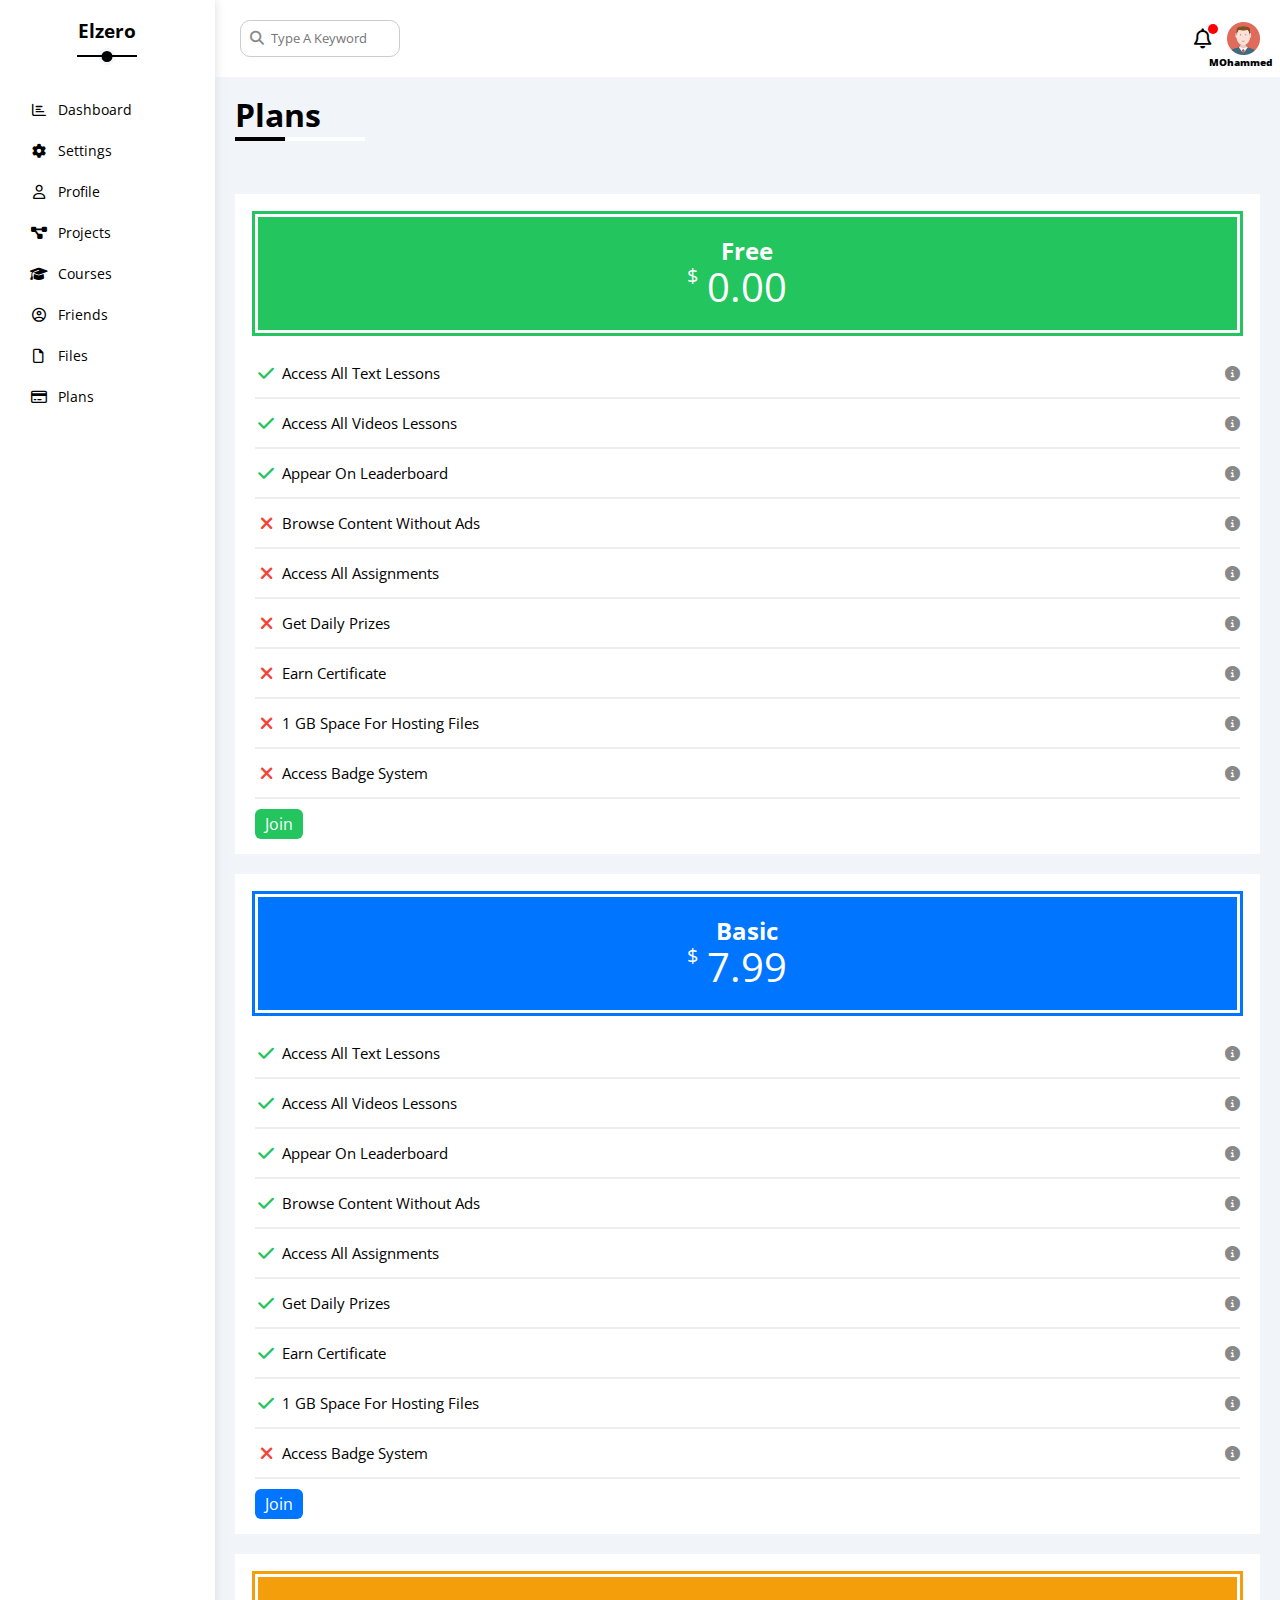
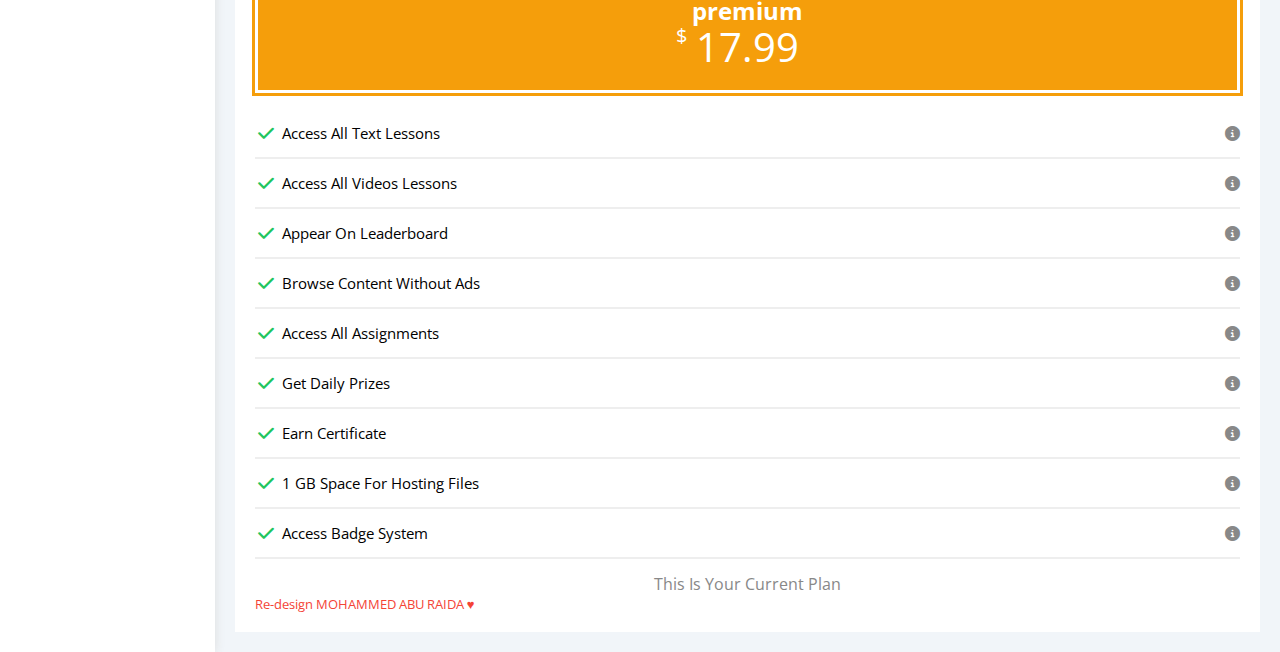
<file: plans.html>
<!DOCTYPE html>
<html lang="en">

<head>
    <meta charset="UTF-8">
    <meta http-equiv="X-UA-Compatible" content="IE=edge">
    <meta name="viewport" content="width=device-width, initial-scale=1.0">
    <!-- framework css file -->
    <link rel="stylesheet" href="./css/framework.css">
    <!-- main css file -->
    <link rel="stylesheet" href="./css/temp4.css">
    <!-- render all css proparites -->
    <link rel="stylesheet" href="./css/normalize.css">
    <!-- fontAwesome file -->
    <link rel="stylesheet" href="./css/all.main.css">
    <!-- google font -->
    <link rel="preconnect" href="https://fonts.googleapis.com">
    <link rel="preconnect" href="https://fonts.gstatic.com" crossorigin>
    <link href="https://fonts.googleapis.com/css2?family=Open+Sans:wght@300;500&display=swap" rel="stylesheet">
    <title>Plans</title>
</head>

<body>
    <div class="page d-flex">
        <div class="sidebar p-20 p-relat bg-white ">
            <h3 class="txt-c mt-0 p-relat ">Elzero</h3>
            <ul>
                <li>
                    <a class=" d-flex align-center fs-14 c-black rad-6 p-10" href="index.html">
                        <i class="fa-regular fa-chart-bar fa-fw"></i>
                        <span>Dashboard</span>
                    </a>
                </li>
                <li>
                    <a class="d-flex align-center fs-14 c-black rad-6 p-10" href="Settings.html">
                        <i class="fa-solid fa-gear fa-fw"></i>
                        <span>Settings</span>
                    </a>
                </li>
                <li>
                    <a class="  d-flex align-center fs-14 c-black rad-6 p-10" href="profile.html">
                        <i class="fa-regular fa-user fa-fw"></i>
                        <span>Profile</span>
                    </a>
                </li>
                <li>
                    <a class=" d-flex align-center fs-14 c-black rad-6 p-10" href="projects.html">
                        <i class="fa-solid fa-diagram-project fa-fw"></i>
                        <span>Projects</span>
                    </a>
                </li>
                <li>
                    <a class="d-flex align-center fs-14 c-black rad-6 p-10" href="courses.html">
                        <i class="fa-solid fa-graduation-cap fa-fw"></i>
                        <span>Courses</span>
                    </a>
                </li>
                <li>
                    <a class="d-flex align-center fs-14 c-black rad-6 p-10" href="friends.html">
                        <i class="fa-regular fa-circle-user fa-fw"></i>
                        <span>Friends</span>
                    </a>
                </li>
                <li>
                    <a class="d-flex align-center fs-14 c-black rad-6 p-10" href="files.html">
                        <i class="fa-regular fa-file fa-fw"></i>
                        <span>Files</span>
                    </a>
                </li>
                <li>
                    <a class=" d-flex align-center fs-14 c-black rad-6 p-10" href="plans.html">
                        <i class="fa-regular fa-credit-card fa-fw"></i>
                        <span>Plans</span>
                    </a>
                </li>
            </ul>
        </div>
        <div class="contant w-full">
            <!-- s head -->
            <div class="head between-flex  p-15 bg-white">
                <div class="search p-relat">
                    <form action="#">
                        <input class="p-10" type="search" id="" placeholder="Type A Keyword">
                    </form>
                    
                </div>
                
                <div class="icon d-flex align-center p-relat">
                    <span class="between-flex ">
                        <i class="fa-regular fa-bell fa-lg"></i>
                        <img src="./image/avatar.png" alt="">
                        
                    </span>
                    
                    <span class="name">MOhammed</span>
                </div>
            </div>
            <!-- e head -->
            <h1 class="p-relat">Plans</h1>
            <!--  start Plans page -->
            <div class="Plans  p-20 d-grid gap">
                <div class="plan w-full   bg-white p-20 ">
                    <div class="free bg-green p-15 txt-c c-white p-20 green">
                        <h2 class="m-0 fb-bold ">Free</h2>
                        <div class="">
                            <span>$</span>
                            0.00
                        </div>
                    </div>
                    <ul>
                        <li class="d-flex pt-15 pb-15">
                            <i class="fa-solid fa-check fa-fw yes c-green"></i>
                            <span class="">Access All Text Lessons</span>
                            <i class="fa-solid fa-circle-info help"></i>
                        </li>
                        <li class="d-flex pt-15 pb-15">
                            <i class="fa-solid fa-check fa-fw yes c-green"></i>
                            <span class="">Access All Videos Lessons</span>
                            <i class="fa-solid fa-circle-info help"></i>
                        </li>
                        <li class="d-flex pt-15 pb-15">
                            <i class="fa-solid fa-check fa-fw yes c-green"></i>
                            <span class="">Appear On Leaderboard</span>
                            <i class="fa-solid fa-circle-info help"></i>
                        </li>
                        <li class="d-flex pt-15 pb-15">
                            <i class="fa-solid fa-xmark fa-fw yes c-red"></i>
                            <span class="">Browse Content Without Ads</span>
                            <i class="fa-solid fa-circle-info help"></i>
                        </li>
                        <li class="d-flex pt-15 pb-15">
                            <i class="fa-solid fa-xmark fa-fw yes c-red"></i>
                            <span class="">Access All Assignments</span>
                            <i class="fa-solid fa-circle-info help"></i>
                        </li>
                        <li class="d-flex pt-15 pb-15">
                            <i class="fa-solid fa-xmark fa-fw yes c-red"></i>
                            <span class="">Get Daily Prizes</span>
                            <i class="fa-solid fa-circle-info help"></i>
                        </li>
                        <li class="d-flex pt-15 pb-15">
                            <i class="fa-solid fa-xmark fa-fw yes c-red"></i>
                            <span class="">Earn Certificate</span>
                            <i class="fa-solid fa-circle-info help"></i>
                        </li>
                        <li class="d-flex pt-15 pb-15">
                            <i class="fa-solid fa-xmark fa-fw yes c-red"></i>
                            <span class="">1 GB Space For Hosting Files</span>
                            <i class="fa-solid fa-circle-info help"></i>
                        </li>
                        <li class="d-flex pt-15 pb-15">
                            <i class="fa-solid fa-xmark fa-fw yes c-red"></i>
                            <span class="">Access Badge System</span>
                            <i class="fa-solid fa-circle-info help"></i>
                        </li>
                    </ul>
                    <a class="botton bg-green c-white buttom-shap  w-fit">
                        Join
                    </a>
                </div>
                <div class="plan w-full  bg-white p-20">
                    <div class="free bg-blue p-15 txt-c c-white bg-white p-20 gap blue">
                        <h2 class="m-0 fb-bold ">Basic</h2>
                        <div class="">
                            <span>$</span>
                            7.99
                        </div>
                    </div>
                    <ul>
                        <li class="d-flex pt-15 pb-15">
                            <i class="fa-solid fa-check fa-fw yes c-green"></i>
                            <span class="">Access All Text Lessons</span>
                            <i class="fa-solid fa-circle-info help"></i>
                        </li>
                        <li class="d-flex pt-15 pb-15">
                            <i class="fa-solid fa-check fa-fw yes c-green"></i>
                            <span class="">Access All Videos Lessons</span>
                            <i class="fa-solid fa-circle-info help"></i>
                        </li>
                        <li class="d-flex pt-15 pb-15">
                            <i class="fa-solid fa-check fa-fw yes c-green"></i>
                            <span class="">Appear On Leaderboard</span>
                            <i class="fa-solid fa-circle-info help"></i>
                        </li>
                        <li class="d-flex pt-15 pb-15">
                            <i class="fa-solid fa-check fa-fw yes c-green"></i>
                            <span class="">Browse Content Without Ads</span>
                            <i class="fa-solid fa-circle-info help"></i>
                        </li>
                        <li class="d-flex pt-15 pb-15">
                            <i class="fa-solid fa-check fa-fw yes c-green"></i>
                            <span class="">Access All Assignments</span>
                            <i class="fa-solid fa-circle-info help"></i>
                        </li>
                        <li class="d-flex pt-15 pb-15">
                            <i class="fa-solid fa-check fa-fw yes c-green"></i>
                            <span class="">Get Daily Prizes</span>
                            <i class="fa-solid fa-circle-info help"></i>
                        </li>
                        <li class="d-flex pt-15 pb-15">
                            <i class="fa-solid fa-check fa-fw yes c-green"></i>
                            <span class="">Earn Certificate</span>
                            <i class="fa-solid fa-circle-info help"></i>
                        </li>
                        <li class="d-flex pt-15 pb-15">
                            <i class="fa-solid fa-check fa-fw yes c-green"></i>
                            <span class="">1 GB Space For Hosting Files</span>
                            <i class="fa-solid fa-circle-info help"></i>
                        </li>
                        <li class="d-flex pt-15 pb-15">
                            <i class="fa-solid fa-xmark fa-fw yes c-red"></i>
                            <span class="">Access Badge System</span>
                            <i class="fa-solid fa-circle-info help"></i>
                        </li>
                    </ul>
                    <a class="botton bg-blue c-white buttom-shap  w-fit">
                        Join
                    </a>
                </div>
                <div class="plan w-full  bg-white p-20">
                    <div class="free bg-orange p-15 txt-c c-white bg-white p-20 gap orange">
                        <h2 class="m-0 fb-bold ">premium</h2>
                        <div class="">
                            <span>$</span>
                            17.99
                        </div>
                    </div>
                    <ul>
                        <li class="d-flex pt-15 pb-15">
                            <i class="fa-solid fa-check fa-fw yes c-green"></i>
                            <span class="">Access All Text Lessons</span>
                            <i class="fa-solid fa-circle-info help"></i>
                        </li>
                        <li class="d-flex pt-15 pb-15">
                            <i class="fa-solid fa-check fa-fw yes c-green"></i>
                            <span class="">Access All Videos Lessons</span>
                            <i class="fa-solid fa-circle-info help"></i>
                        </li>
                        <li class="d-flex pt-15 pb-15">
                            <i class="fa-solid fa-check fa-fw yes c-green"></i>
                            <span class="">Appear On Leaderboard</span>
                            <i class="fa-solid fa-circle-info help"></i>
                        </li>
                        <li class="d-flex pt-15 pb-15">
                            <i class="fa-solid fa-check fa-fw yes c-green"></i>
                            <span class="">Browse Content Without Ads</span>
                            <i class="fa-solid fa-circle-info help"></i>
                        </li>
                        <li class="d-flex pt-15 pb-15">
                            <i class="fa-solid fa-check fa-fw yes c-green"></i>
                            <span class="">Access All Assignments</span>
                            <i class="fa-solid fa-circle-info help"></i>
                        </li>
                        <li class="d-flex pt-15 pb-15">
                            <i class="fa-solid fa-check fa-fw yes c-green"></i>
                            <span class="">Get Daily Prizes</span>
                            <i class="fa-solid fa-circle-info help"></i>
                        </li>
                        <li class="d-flex pt-15 pb-15">
                            <i class="fa-solid fa-check fa-fw yes c-green"></i>
                            <span class="">Earn Certificate</span>
                            <i class="fa-solid fa-circle-info help"></i>
                        </li>
                        <li class="d-flex pt-15 pb-15">
                            <i class="fa-solid fa-check fa-fw yes c-green"></i>
                            <span class="">1 GB Space For Hosting Files</span>
                            <i class="fa-solid fa-circle-info help"></i>
                        </li>
                        <li class="d-flex pt-15 pb-15">
                            <i class="fa-solid fa-check fa-fw yes c-green"></i>
                            <span class="">Access Badge System</span>
                            <i class="fa-solid fa-circle-info help"></i>
                        </li>
                    </ul>
                    <div class="c-gree txt-c ">
                        This Is Your Current Plan
                    </div>
                    <span class="c-gree txt-c fs-13 c-red">Re-design MOHAMMED ABU RAIDA &#9829;</span>
                </div>
            </div>
            <!-- end Plans page -->
        </div>
</body>

</html>
</file>
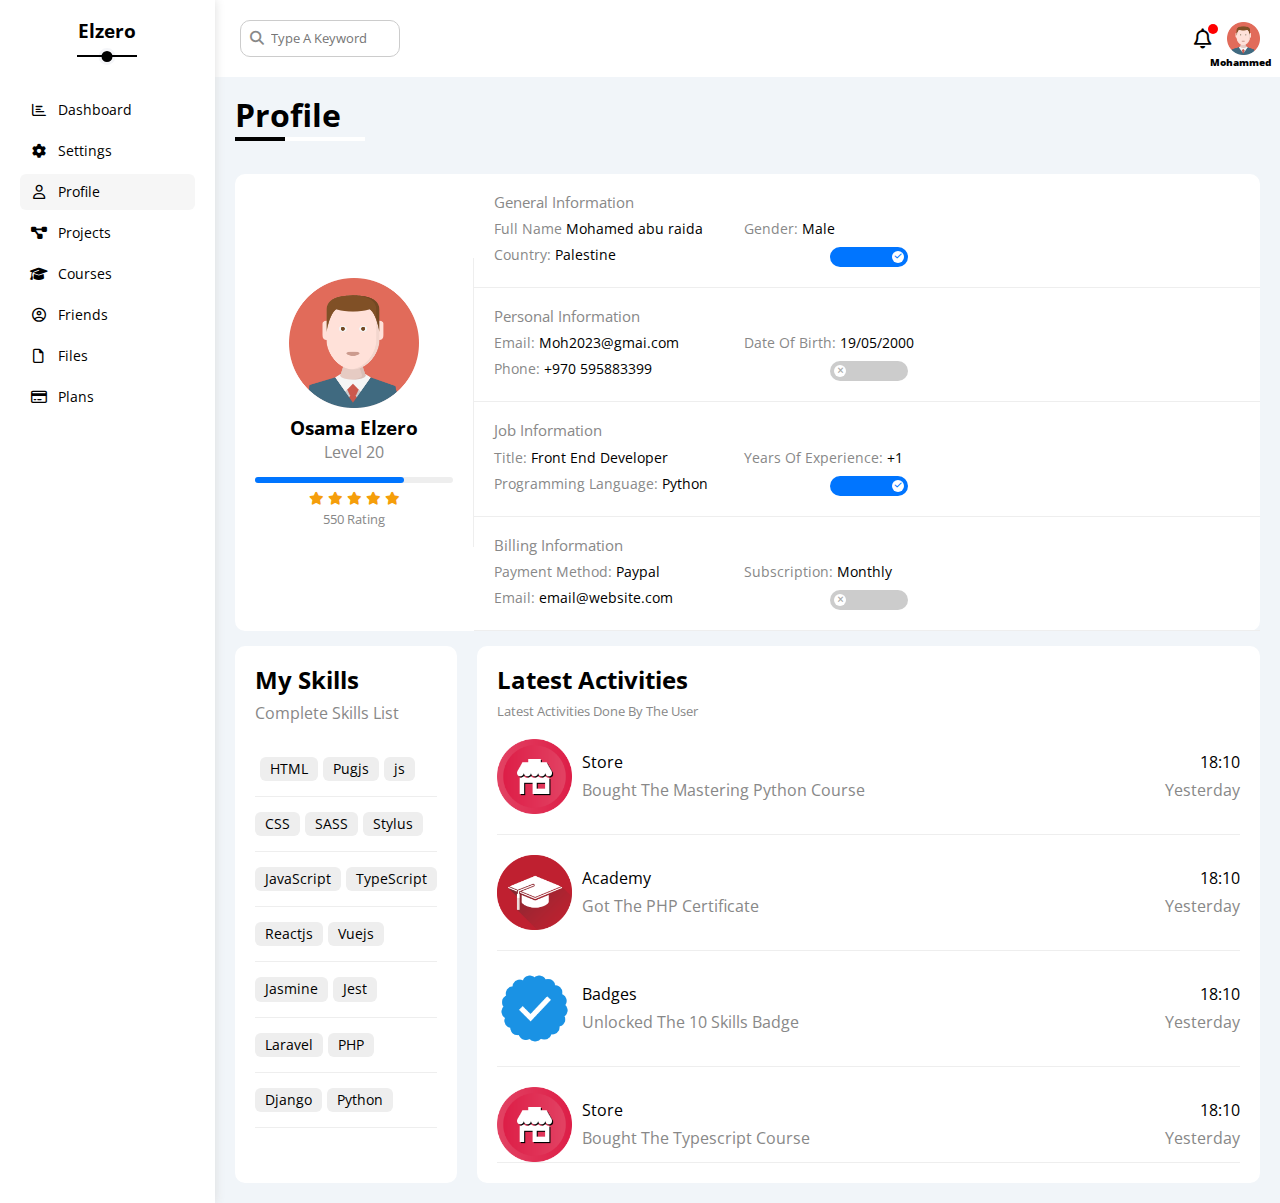
<file: profile.html>
<!DOCTYPE html>
<html lang="en">

<head>
    <meta charset="UTF-8">
    <meta http-equiv="X-UA-Compatible" content="IE=edge">
    <meta name="viewport" content="width=device-width, initial-scale=1.0">
    <!-- framework css file -->
    <link rel="stylesheet" href="./css/framework.css">
    <!-- main css file -->
    <link rel="stylesheet" href="./css/temp4.css">
    <!-- render all css proparites -->
    <link rel="stylesheet" href="./css/normalize.css">
    <!-- fontAwesome file -->
    <link rel="stylesheet" href="./css/all.main.css">
    <!-- google font -->
    <link rel="preconnect" href="https://fonts.googleapis.com">
    <link rel="preconnect" href="https://fonts.gstatic.com" crossorigin>
    <link href="https://fonts.googleapis.com/css2?family=Open+Sans:wght@300;500&display=swap" rel="stylesheet">
    <title>Profile</title>
</head>

<body>
    <div class="page d-flex">
        <div class="sidebar p-20 p-relat bg-white ">
            <h3 class="txt-c mt-0 p-relat ">Elzero</h3>
            <ul>
                <li>
                    <a class=" d-flex align-center fs-14 c-black rad-6 p-10" href="index.html">
                        <i class="fa-regular fa-chart-bar fa-fw"></i>
                        <span>Dashboard</span>
                    </a>
                </li>
                <li>
                    <a class="d-flex align-center fs-14 c-black rad-6 p-10" href="Settings.html">
                        <i class="fa-solid fa-gear fa-fw"></i>
                        <span>Settings</span>
                    </a>
                </li>
                <li>
                    <a class="active  d-flex align-center fs-14 c-black rad-6 p-10" href="profile.html">
                        <i class="fa-regular fa-user fa-fw"></i>
                        <span>Profile</span>
                    </a>
                </li>
                <li>
                    <a class="d-flex align-center fs-14 c-black rad-6 p-10" href="projects.html">
                        <i class="fa-solid fa-diagram-project fa-fw"></i>
                        <span>Projects</span>
                    </a>
                </li>
                <li>
                    <a class="d-flex align-center fs-14 c-black rad-6 p-10" href="courses.html">
                        <i class="fa-solid fa-graduation-cap fa-fw"></i>
                        <span>Courses</span>
                    </a>
                </li>
                <li>
                    <a class="d-flex align-center fs-14 c-black rad-6 p-10" href="friends.html">
                        <i class="fa-regular fa-circle-user fa-fw"></i>
                        <span>Friends</span>
                    </a>
                </li>
                <li>
                    <a class="d-flex align-center fs-14 c-black rad-6 p-10" href="files.html">
                        <i class="fa-regular fa-file fa-fw"></i>
                        <span>Files</span>
                    </a>
                </li>
                <li>
                    <a class="d-flex align-center fs-14 c-black rad-6 p-10" href="plans.html">
                        <i class="fa-regular fa-credit-card fa-fw"></i>
                        <span>Plans</span>
                    </a>
                </li>
            </ul>
        </div>
        <div class="contant w-full">
            <!-- s head -->
            <div class="head between-flex  p-15 bg-white">
                <div class="search p-relat">
                    <form action="#">
                        <input class="p-10" type="search" id="" placeholder="Type A Keyword">
                    </form>
                </div>
                <div class="icon d-flex align-center p-relat">
                    <span class="between-flex ">
                        <i class="fa-regular fa-bell fa-lg"></i>
                        <img src="./image/avatar.png" alt="">
                    </span>
                    <span class="name">Mohammed</span>
                </div>
            </div>
            <!-- e head -->
            <h1 class="p-relat">Profile</h1>
            <!-- start Profile page -->
            <div class="Profile m-20">
                <div class="overview d-flex rad-10 bg-white align-center">
                    <div class="avatar p-20 txt-c">
                        <img class="mb-5" src="./image/avatar.png" alt="">
                        <h3 class="m-0">Osama Elzero</h3>
                        <p class="mt-0 mt-5 c-gree">Level 20</p>
                        <div class="progress bg-eee p-relat rad-6 ">
                            <span style="width: 75%;"></span>
                        </div>
                        <div class="rating mt-5 mb-5">
                            <i class="fa-solid fa-star c-orange fs-13"></i>
                            <i class="fa-solid fa-star c-orange fs-13"></i>
                            <i class="fa-solid fa-star c-orange fs-13"></i>
                            <i class="fa-solid fa-star c-orange fs-13"></i>
                            <i class="fa-solid fa-star c-orange fs-13"></i>
                        </div>
                        <p class="fs-13 c-gree m-0">550 Rating</p>
                    </div>
                    <div class="info w-full d-flex ">
                        <div class="box d-flex p-20">
                            <h4 class="c-gree w-full fs-15 m-0">General Information</h4>
                            <div class="fs-14">
                                <span class="c-gree">Full Name</span>
                                <span class="">Mohamed abu raida</span>
                            </div>
                            <div class="fs-14">
                                <span class="c-gree">Gender:</span>
                                <span class="">Male</span>
                            </div>
                            <div class="fs-14">
                                <span class="c-gree">Country:</span>
                                <span class="">Palestine</span>
                            </div>
                            <div>
                                <label class="fs-14" for="check">
                                    <input checked="" id="check" class="toggle-checkbox" type="checkbox">
                                    <div class="toggle-switch"></div>
                                </label>
                            </div>
                        </div>
                        <div class="box d-flex p-20">
                            <h4 class="c-gree w-full fs-15 m-0">Personal Information</h4>
                            <div class="fs-14">
                                <span class="c-gree">Email:</span>
                                <span class="">Moh2023@gmai.com</span>
                            </div>
                            <div class="fs-14">
                                <span class="c-gree">Date Of Birth:</span>
                                <span class="">19/05/2000</span>
                            </div>
                            <div class="fs-14">
                                <span class="c-gree">Phone:</span>
                                <span class="">+970 595883399</span>
                            </div>
                            <div>
                                <label class="fs-14" for="check1">
                                    <input id="check1" class="toggle-checkbox" type="checkbox">
                                    <div class="toggle-switch"></div>
                                </label>
                            </div>
                        </div>
                        <div class="box d-flex p-20">
                            <h4 class="c-gree w-full fs-15 m-0">Job Information</h4>
                            <div class="fs-14">
                                <span class="c-gree">Title:</span>
                                <span class="">Front End Developer</span>
                            </div>
                            <div class="fs-14">
                                <span class="c-gree">Years Of Experience:</span>
                                <span class="">+1</span>
                            </div>
                            <div class="fs-14">
                                <span class="c-gree">Programming Language:</span>
                                <span class="">Python</span>
                            </div>
                            <div>
                                <label class="fs-14" for="check2">
                                    <input checked="" id="check2" class="toggle-checkbox" type="checkbox">
                                    <div class="toggle-switch"></div>
                                </label>
                            </div>
                        </div>
                        <div class="box d-flex p-20">
                            <h4 class="c-gree w-full fs-15 m-0">Billing Information</h4>
                            <div class="fs-14">
                                <span class="c-gree">Payment Method:</span>
                                <span class="">Paypal</span>
                            </div>
                            <div class="fs-14">
                                <span class="c-gree">Subscription:</span>
                                <span class="">Monthly</span>
                            </div>
                            <div class="fs-14">
                                <span class="c-gree">Email:</span>
                                <span class="">email@website.com</span>
                            </div>
                            <div>
                                <label class="fs-14" for="check4">
                                    <input id="check4" class="toggle-checkbox" type="checkbox">
                                    <div class="toggle-switch"></div>
                                </label>
                            </div>
                        </div>
                    </div>
                </div>
                <div class="data d-flex gap rad-10   flex-w">
                    <div class="skill rad-10 bg-white  mt-15 p-15">
                        <h2 class="m-0 mb-10">My Skills</h2>
                        <p class="mt-0 mb-20 c-gree">Complete Skills List</p>
                        <div class="all-box">
                            <div class="box d-flex fs-14 pt-15 pb-15">
                                <span class="buttom-shap bg-eee ml-5">HTML</span>
                                <span class="buttom-shap bg-eee ml-5">Pugjs</span>
                                <span class="buttom-shap bg-eee ml-5">js</span>
                            </div>
                            <div class="box d-flex fs-14 pt-15 pb-15">
                                <span class="buttom-shap bg-eee ">CSS</span>
                                <span class="buttom-shap bg-eee ml-5">SASS</span>
                                <span class="buttom-shap bg-eee ml-5">Stylus</span>
                            </div>
                            <div class="box d-flex fs-14 pt-15 pb-15">
                                <span class="buttom-shap bg-eee">JavaScript</span>
                                <span class="buttom-shap bg-eee ml-5">TypeScript</span>
                            </div>
                            <div class="box d-flex fs-14 pt-15 pb-15">
                                <span class="buttom-shap bg-eee ">Reactjs</span>
                                <span class="buttom-shap bg-eee ml-5">Vuejs</span>
                            </div>
                            <div class="box d-flex fs-14 pt-15 pb-15">
                                <span class="buttom-shap bg-eee ">Jasmine</span>
                                <span class="buttom-shap bg-eee ml-5">Jest</span>
                            </div>
                            <div class="box d-flex fs-14 pt-15 pb-15">
                                <span class="buttom-shap bg-eee ">Laravel</span>
                                <span class="buttom-shap bg-eee ml-5">PHP</span>
                            </div>
                            <div class="box d-flex fs-14 pt-15 pb-15">
                                <span class="buttom-shap bg-eee ">Django</span>
                                <span class="buttom-shap bg-eee ml-5">Python</span>
                            </div>
                        </div>
                    </div>
                    <div class="Activities rad-10 bg-white  mt-15 p-15 w-full">
                        <h2 class="m-0 mb-10">Latest Activities</h2>
                        <p class="mt-0 mb-20 c-gree fs-13">Latest Activities Done By The User</p>
                        <div class="all-box">
                            <div class="box d-flex align-center mb-20 pb-20">
                                <img class="mr-10" src="./image/activity-01.png" alt="">
                                <div class="text ">
                                    <p class="mt-0 mb-10">Store</p>
                                    <span class="c-gree mt-15">Bought The Mastering Python Course</span>
                                </div>
                                <div class="date ml-30 flex-w">
                                    <p class="mt-0 mb-10">18:10</p>
                                    <span class="c-gree">Yesterday</span>
                                </div>
                            </div>
                            <div class="box pb-15 d-flex align-center mb-20 pb-20">
                                <img class="mr-10" src="./image/activity-02.png" alt="">
                                <div class="text ">
                                    <p class="mt-0 mb-10">Academy</p>
                                    <span class="c-gree mt-15">Got The PHP Certificate</span>
                                </div>
                                <div class="date ml-30 flex-w">
                                    <p class="mt-0 mb-10">18:10</p>
                                    <span class="c-gree">Yesterday</span>
                                </div>
                            </div>
                            <div class="box pb-15 d-flex align-center mb-20 pb-20">
                                <img class="mr-10" src="./image/activity-03.png" alt="">
                                <div class="text ">
                                    <p class="mt-0 mb-10">Badges</p>
                                    <span class="c-gree mt-15">Unlocked The 10 Skills Badge</span>
                                </div>
                                <div class="date ml-30 flex-w">
                                    <p class="mt-0 mb-10">18:10</p>
                                    <span class="c-gree">Yesterday</span>
                                </div>
                            </div>
                            <div class="box  d-flex align-center ">
                                <img class="mr-10" src="./image/activity-01.png" alt="">
                                <div class="text ">
                                    <p class="mt-0 mb-10">Store</p>
                                    <span class="c-gree mt-15">Bought The Typescript Course</span>
                                </div>
                                <div class="date ml-30 flex-w">
                                    <p class="mt-0 mb-10">18:10</p>
                                    <span class="c-gree">Yesterday</span>
                                </div>
                            </div>
                        </div>
                    </div>
                </div>
            </div>
        </div>
        <!-- end Profile page -->
    </div>
</body>

</html>
</file>
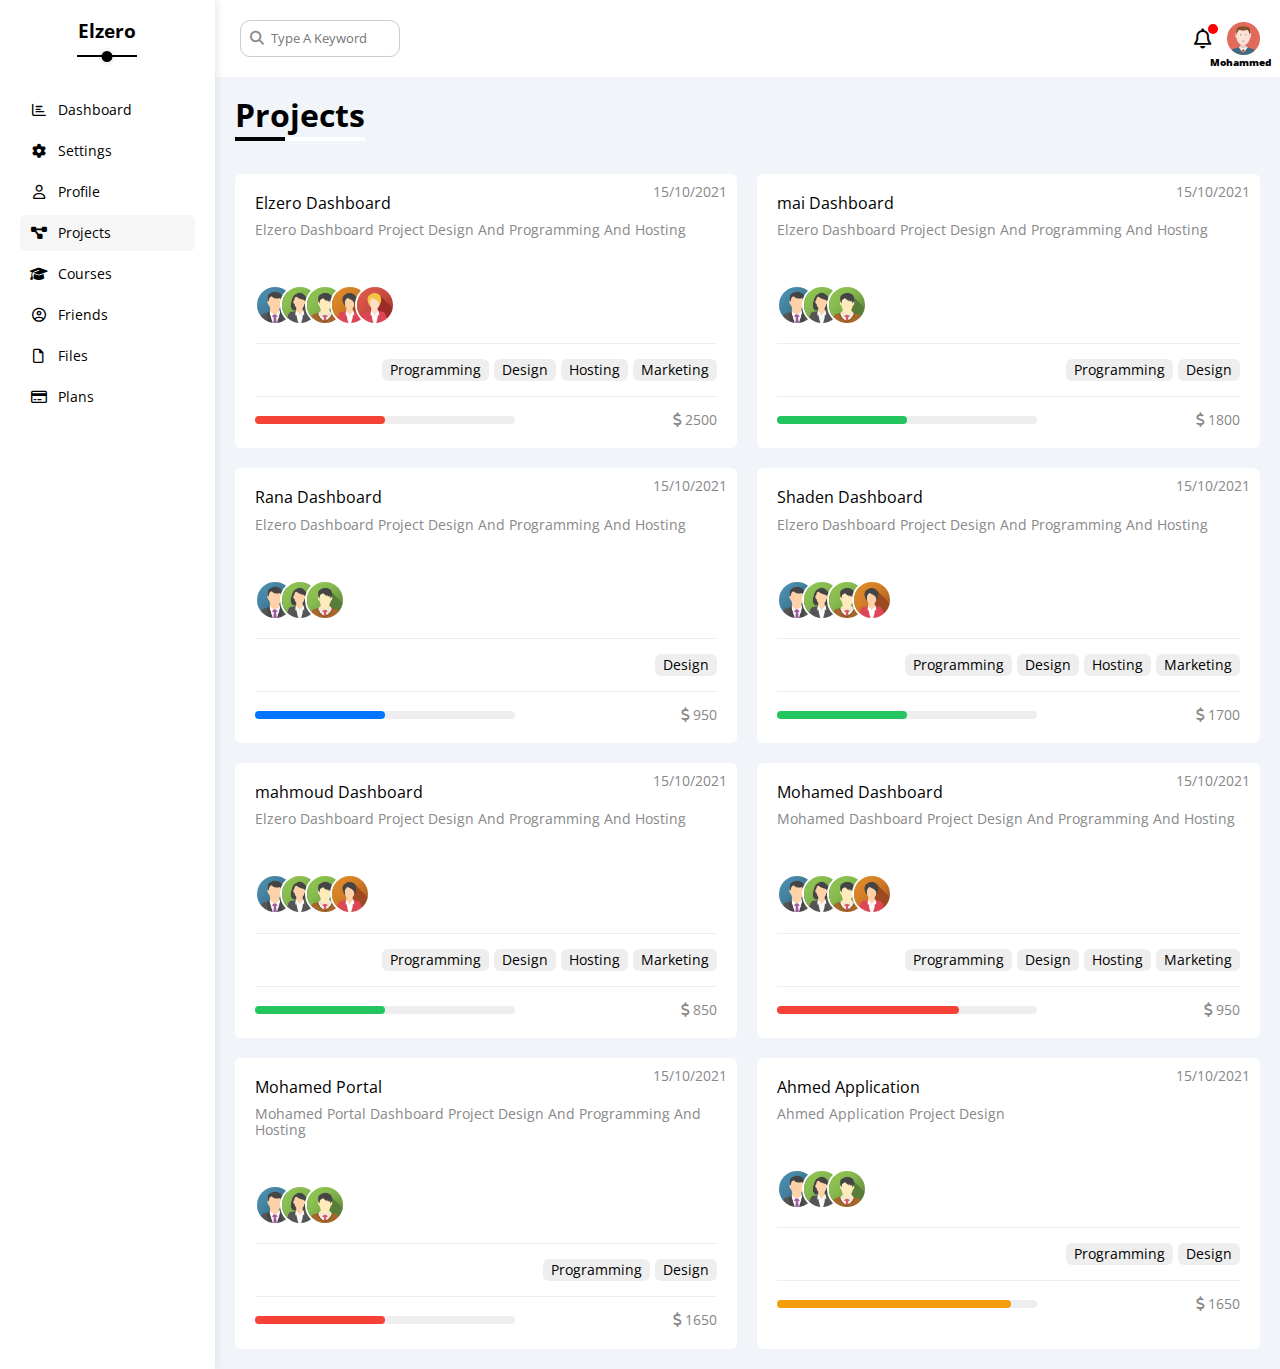
<file: projects.html>
<!DOCTYPE html>
<html lang="en">

<head>
    <meta charset="UTF-8">
    <meta http-equiv="X-UA-Compatible" content="IE=edge">
    <meta name="viewport" content="width=device-width, initial-scale=1.0">
    <!-- framework css file -->
    <link rel="stylesheet" href="./css/framework.css">
    <!-- main css file -->
    <link rel="stylesheet" href="./css/temp4.css">
    <!-- render all css proparites -->
    <link rel="stylesheet" href="./css/normalize.css">
    <!-- fontAwesome file -->
    <link rel="stylesheet" href="./css/all.main.css">
    <!-- google font -->
    <link rel="preconnect" href="https://fonts.googleapis.com">
    <link rel="preconnect" href="https://fonts.gstatic.com" crossorigin>
    <link href="https://fonts.googleapis.com/css2?family=Open+Sans:wght@300;500&display=swap" rel="stylesheet">
    <title>Projects</title>
</head>

<body>
    <div class="page d-flex">
        <div class="sidebar p-20 p-relat bg-white ">
            <h3 class="txt-c mt-0 p-relat ">Elzero</h3>
            <ul>
                <li>
                    <a class=" d-flex align-center fs-14 c-black rad-6 p-10" href="index.html">
                        <i class="fa-regular fa-chart-bar fa-fw"></i>
                        <span>Dashboard</span>
                    </a>
                </li>
                <li>
                    <a class="d-flex align-center fs-14 c-black rad-6 p-10" href="Settings.html">
                        <i class="fa-solid fa-gear fa-fw"></i>
                        <span>Settings</span>
                    </a>
                </li>
                <li>
                    <a class="  d-flex align-center fs-14 c-black rad-6 p-10" href="profile.html">
                        <i class="fa-regular fa-user fa-fw"></i>
                        <span>Profile</span>
                    </a>
                </li>
                <li>
                    <a class="active d-flex align-center fs-14 c-black rad-6 p-10" href="projects.html">
                        <i class="fa-solid fa-diagram-project fa-fw"></i>
                        <span>Projects</span>
                    </a>
                </li>
                <li>
                    <a class="d-flex align-center fs-14 c-black rad-6 p-10" href="courses.html">
                        <i class="fa-solid fa-graduation-cap fa-fw"></i>
                        <span>Courses</span>
                    </a>
                </li>
                <li>
                    <a class="d-flex align-center fs-14 c-black rad-6 p-10" href="friends.html">
                        <i class="fa-regular fa-circle-user fa-fw"></i>
                        <span>Friends</span>
                    </a>
                </li>
                <li>
                    <a class="d-flex align-center fs-14 c-black rad-6 p-10" href="files.html">
                        <i class="fa-regular fa-file fa-fw"></i>
                        <span>Files</span>
                    </a>
                </li>
                <li>
                    <a class="d-flex align-center fs-14 c-black rad-6 p-10" href="plans.html">
                        <i class="fa-regular fa-credit-card fa-fw"></i>
                        <span>Plans</span>
                    </a>
                </li>
            </ul>
        </div>
        <div class="contant w-full">
            <!-- s head -->
            <div class="head between-flex  p-15 bg-white">
                <div class="search p-relat">
                    <form action="#">
                        <input class="p-10" type="search" id="" placeholder="Type A Keyword">
                    </form>
                </div>
                <div class="icon d-flex align-center p-relat">
                    <span class="between-flex ">
                        <i class="fa-regular fa-bell fa-lg"></i>
                        <img src="./image/avatar.png" alt="">
                    </span>
                    <span class="name">Mohammed</span>
                </div>
            </div>
            <!-- e head -->
            <h1 class="p-relat">Projects</h1>
            <!-- start projects page -->
            <div class="Projects  m-20 d-grid gap">
                <div class="project rad-6 p-20 p-relat bg-white ">
                    <span class="date c-gree fs-14">15/10/2021</span>
                    <h4 class="m-0 ">Elzero Dashboard</h4>
                    <p class="c-gree fs-14 mt-10 mb-10">Elzero Dashboard Project Design And Programming And Hosting</p>
                    <div class="picture">
                        <a href="#"><img src="./image/team-01.png" alt=""></a>
                        <a href="#"><img src="./image/team-02.png" alt=""></a>
                        <a href="#"><img src="./image/team-03.png" alt=""></a>
                        <a href="#"><img src="./image/team-04.png" alt=""></a>
                        <a href="#"><img src="./image/team-05.png" alt=""></a>
                    </div>
                    <div class="do d-flex mt-15 pt-15">
                        <span class="fs-14 ml-5 bg-eee rad-6">Programming</span>
                        <span class="fs-14 ml-5 bg-eee rad-6">Design</span>
                        <span class="fs-14 ml-5 bg-eee rad-6">Hosting</span>
                        <span class="fs-14 ml-5 bg-eee rad-6">Marketing</span>
                    </div>
                    <div class="info between-flex pt-15  mt-15 align-center">
                        <div class="progress p-relat bg-eee">
                            <span class="bg-red" style="width: 50%;"></span>
                        </div>
                        <div class="dollars c-gree fs-14">
                            <i class="fa-solid fa-dollar-sign"></i>
                            2500
                        </div>
                    </div>
                </div>
                <div class="project rad-6 p-20 p-relat bg-white">
                    <span class="date c-gree fs-14">15/10/2021</span>
                    <h4 class="m-0 ">mai Dashboard</h4>
                    <p class="c-gree fs-14 mt-10 mb-10">Elzero Dashboard Project Design And Programming And Hosting</p>
                    <div class="picture">
                        <a href="#"><img src="./image/team-01.png" alt=""></a>
                        <a href="#"><img src="./image/team-02.png" alt=""></a>
                        <a href="#"><img src="./image/team-03.png" alt=""></a>
                    </div>
                    <div class="do d-flex mt-15 pt-15">
                        <span class="fs-14 ml-5 bg-eee rad-6">Programming</span>
                        <span class="fs-14 ml-5 bg-eee rad-6">Design</span>
                    </div>
                    <div class="info between-flex pt-15  mt-15 align-center">
                        <div class="progress p-relat bg-eee">
                            <span class="bg-green" style="width: 50%;"></span>
                        </div>
                        <div class="dollars c-gree fs-14">
                            <i class="fa-solid fa-dollar-sign"></i>
                            1800
                        </div>
                    </div>
                </div>
                <div class="project rad-6 p-20 p-relat bg-white">
                    <span class="date c-gree fs-14">15/10/2021</span>
                    <h4 class="m-0 ">Rana Dashboard</h4>
                    <p class="c-gree fs-14 mt-10 mb-10">Elzero Dashboard Project Design And Programming And Hosting</p>
                    <div class="picture">
                        <a href="#"><img src="./image/team-01.png" alt=""></a>
                        <a href="#"><img src="./image/team-02.png" alt=""></a>
                        <a href="#"><img src="./image/team-03.png" alt=""></a>
                    </div>
                    <div class="do d-flex mt-15 pt-15">
                        <span class="fs-14 ml-5 bg-eee rad-6">Design</span>
                    </div>
                    <div class="info between-flex pt-15  mt-15 align-center">
                        <div class="progress p-relat bg-eee">
                            <span class="bg-blue" style="width: 50%;"></span>
                        </div>
                        <div class="dollars c-gree fs-14">
                            <i class="fa-solid fa-dollar-sign"></i>
                            950
                        </div>
                    </div>
                </div>
                <div class="project rad-6 p-20 p-relat bg-white">
                    <span class="date c-gree fs-14">15/10/2021</span>
                    <h4 class="m-0 ">Shaden Dashboard</h4>
                    <p class="c-gree fs-14 mt-10 mb-10">Elzero Dashboard Project Design And Programming And Hosting</p>
                    <div class="picture">
                        <a href="#"><img src="./image/team-01.png" alt=""></a>
                        <a href="#"><img src="./image/team-02.png" alt=""></a>
                        <a href="#"><img src="./image/team-03.png" alt=""></a>
                        <a href="#"><img src="./image/team-04.png" alt=""></a>
                    </div>
                    <div class="do d-flex mt-15 pt-15">
                        <span class="fs-14 ml-5 bg-eee rad-6">Programming</span>
                        <span class="fs-14 ml-5 bg-eee rad-6">Design</span>
                        <span class="fs-14 ml-5 bg-eee rad-6">Hosting</span>
                        <span class="fs-14 ml-5 bg-eee rad-6">Marketing</span>
                    </div>
                    <div class="info between-flex pt-15  mt-15 align-center">
                        <div class="progress p-relat bg-eee">
                            <span class="bg-green" style="width: 50%;"></span>
                        </div>
                        <div class="dollars c-gree fs-14">
                            <i class="fa-solid fa-dollar-sign"></i>
                            1700
                        </div>
                    </div>
                </div>
                <div class="project rad-6 p-20 p-relat bg-white">
                    <span class="date c-gree fs-14">15/10/2021</span>
                    <h4 class="m-0 ">mahmoud Dashboard</h4>
                    <p class="c-gree fs-14 mt-10 mb-10">Elzero Dashboard Project Design And Programming And Hosting</p>
                    <div class="picture">
                        <a href="#"><img src="./image/team-01.png" alt=""></a>
                        <a href="#"><img src="./image/team-02.png" alt=""></a>
                        <a href="#"><img src="./image/team-03.png" alt=""></a>
                        <a href="#"><img src="./image/team-04.png" alt=""></a>
                    </div>
                    <div class="do d-flex mt-15 pt-15">
                        <span class="fs-14 ml-5 bg-eee rad-6">Programming</span>
                        <span class="fs-14 ml-5 bg-eee rad-6">Design</span>
                        <span class="fs-14 ml-5 bg-eee rad-6">Hosting</span>
                        <span class="fs-14 ml-5 bg-eee rad-6">Marketing</span>
                    </div>
                    <div class="info between-flex pt-15  mt-15 align-center">
                        <div class="progress p-relat bg-eee">
                            <span class="bg-green" style="width: 50%;"></span>
                        </div>
                        <div class="dollars c-gree fs-14">
                            <i class="fa-solid fa-dollar-sign"></i>
                            850
                        </div>
                    </div>
                </div>
                <div class="project rad-6 p-20 p-relat bg-white">
                    <span class="date c-gree fs-14">15/10/2021</span>
                    <h4 class="m-0 ">Mohamed Dashboard</h4>
                    <p class="c-gree fs-14 mt-10 mb-10">Mohamed Dashboard Project Design And Programming And Hosting</p>
                    <div class="picture">
                        <a href="#"><img src="./image/team-01.png" alt=""></a>
                        <a href="#"><img src="./image/team-02.png" alt=""></a>
                        <a href="#"><img src="./image/team-03.png" alt=""></a>
                        <a href="#"><img src="./image/team-04.png" alt=""></a>
                    </div>
                    <div class="do d-flex mt-15 pt-15">
                        <span class="fs-14 ml-5 bg-eee rad-6">Programming</span>
                        <span class="fs-14 ml-5 bg-eee rad-6">Design</span>
                        <span class="fs-14 ml-5 bg-eee rad-6">Hosting</span>
                        <span class="fs-14 ml-5 bg-eee rad-6">Marketing</span>
                    </div>
                    <div class="info between-flex pt-15  mt-15 align-center">
                        <div class="progress p-relat bg-eee">
                            <span class="bg-red" style="width: 70%;"></span>
                        </div>
                        <div class="dollars c-gree fs-14">
                            <i class="fa-solid fa-dollar-sign"></i>
                            950
                        </div>
                    </div>
                </div>
                <div class="project rad-6 p-20 p-relat bg-white">
                    <span class="date c-gree fs-14">15/10/2021</span>
                    <h4 class="m-0 ">Mohamed Portal</h4>
                    <p class="c-gree fs-14 mt-10 mb-10">Mohamed Portal Dashboard Project Design And Programming And Hosting</p>
                    <div class="picture">
                        <a href="#"><img src="./image/team-01.png" alt=""></a>
                        <a href="#"><img src="./image/team-02.png" alt=""></a>
                        <a href="#"><img src="./image/team-03.png" alt=""></a>
                    </div>
                    <div class="do d-flex mt-15 pt-15">
                        <span class="fs-14 ml-5 bg-eee rad-6">Programming</span>
                        <span class="fs-14 ml-5 bg-eee rad-6">Design</span>
                    </div>
                    <div class="info between-flex pt-15  mt-15 align-center">
                        <div class="progress p-relat bg-eee">
                            <span class="bg-red" style="width:50%;"></span>
                        </div>
                        <div class="dollars c-gree fs-14">
                            <i class="fa-solid fa-dollar-sign"></i>
                            1650
                        </div>
                    </div>
                </div>
                <div class="project rad-6 p-20 p-relat bg-white">
                    <span class="date c-gree fs-14">15/10/2021</span>
                    <h4 class="m-0 ">Ahmed Application</h4>
                    <p class="c-gree fs-14 mt-10 mb-10">Ahmed Application Project Design </p>
                    <div class="picture">
                        <a href="#"><img src="./image/team-01.png" alt=""></a>
                        <a href="#"><img src="./image/team-02.png" alt=""></a>
                        <a href="#"><img src="./image/team-03.png" alt=""></a>
                    </div>
                    <div class="do d-flex mt-15 pt-15">
                        <span class="fs-14 ml-5 bg-eee rad-6">Programming</span>
                        <span class="fs-14 ml-5 bg-eee rad-6">Design</span>
                    </div>
                    <div class="info between-flex pt-15  mt-15 align-center">
                        <div class="progress p-relat bg-eee">
                            <span class="bg-orange" style="width: 90%;"></span>
                        </div>
                        <div class="dollars c-gree fs-14">
                            <i class="fa-solid fa-dollar-sign"></i>
                            1650
                        </div>
                    </div>
                </div>

            </div>
            <!-- end projects page -->
        </div>
</body>

</html>
</file>
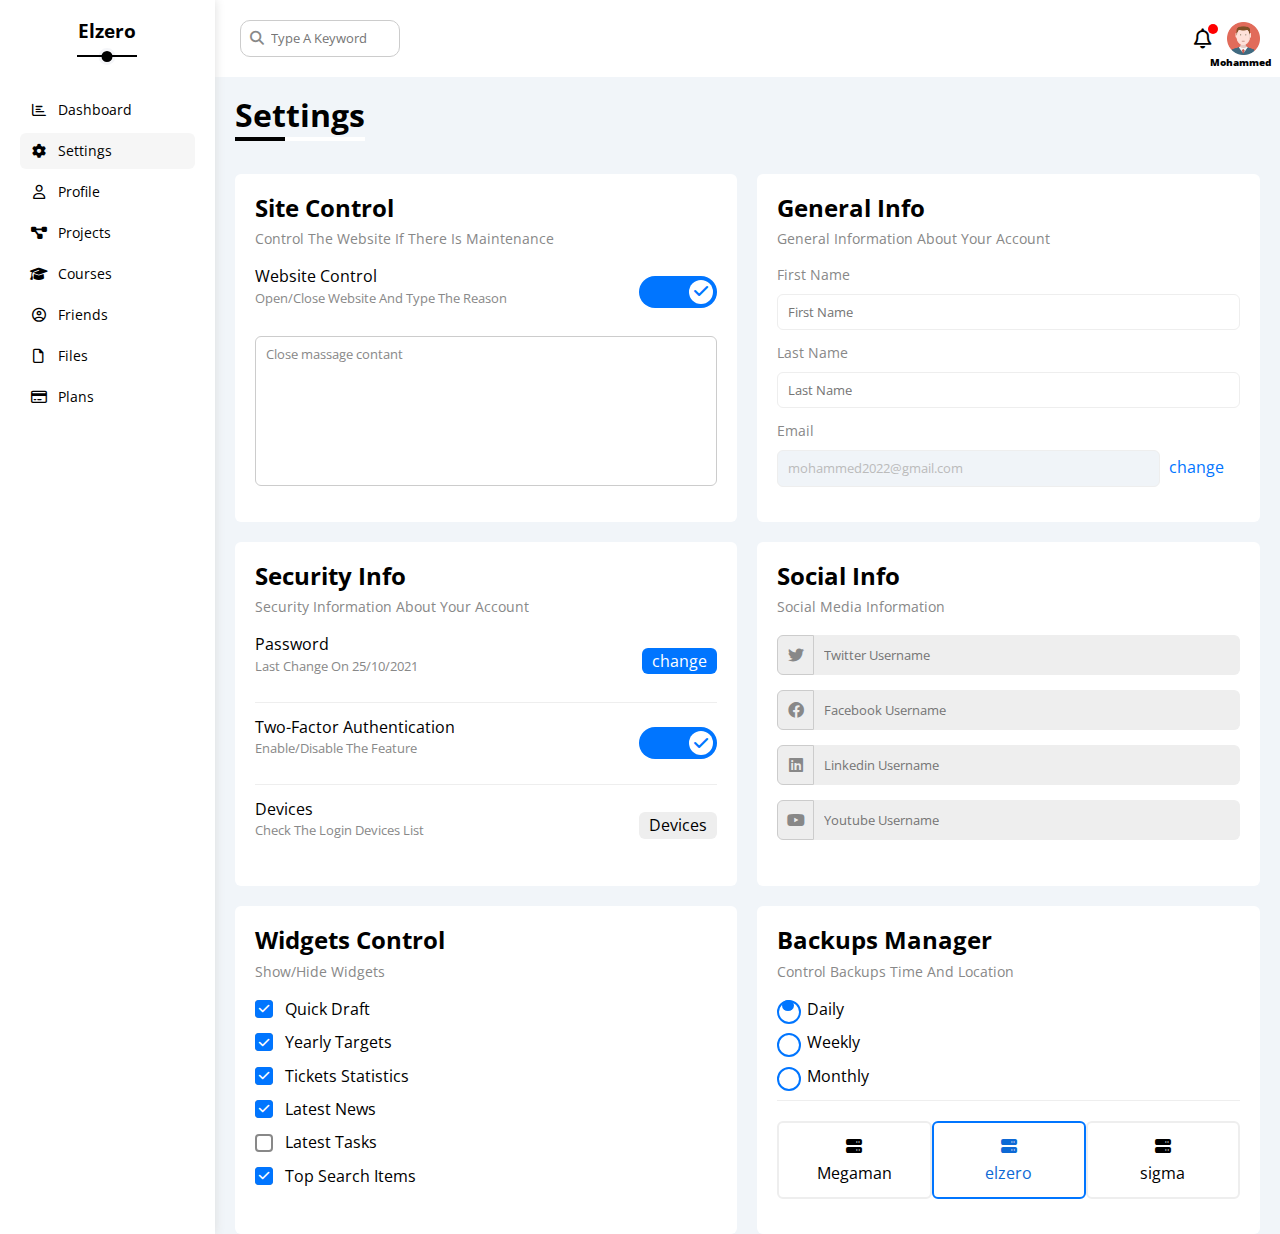
<file: Settings.html>
<!DOCTYPE html>
<html lang="en">

<head>
    <meta charset="UTF-8">
    <meta http-equiv="X-UA-Compatible" content="IE=edge">
    <meta name="viewport" content="width=device-width, initial-scale=1.0">
    <!-- framework css file -->
    <link rel="stylesheet" href="./css/framework.css">
    <!-- main css file -->
    <link rel="stylesheet" href="./css/temp4.css">
    <!-- render all css proparites -->
    <link rel="stylesheet" href="./css/normalize.css">
    <!-- fontAwesome file -->
    <link rel="stylesheet" href="./css/all.main.css">
    <!-- google font -->
    <link rel="preconnect" href="https://fonts.googleapis.com">
    <link rel="preconnect" href="https://fonts.gstatic.com" crossorigin>
    <link href="https://fonts.googleapis.com/css2?family=Open+Sans:wght@300;500&display=swap" rel="stylesheet">
    <title>Settings</title>
</head>

<body>
    <div class="page d-flex">
        <div class="sidebar p-20 p-relat bg-white ">
            <h3 class="txt-c mt-0 p-relat ">Elzero</h3>
            <ul>
                <li>
                    <a class=" d-flex align-center fs-14 c-black rad-6 p-10" href="index.html">
                        <i class="fa-regular fa-chart-bar fa-fw"></i>
                        <span>Dashboard</span>
                    </a>
                </li>
                <li>
                    <a class="active d-flex align-center fs-14 c-black rad-6 p-10" href="Settings.html">
                        <i class="fa-solid fa-gear fa-fw"></i>
                        <span>Settings</span>
                    </a>
                </li>
                <li>
                    <a class="d-flex align-center fs-14 c-black rad-6 p-10" href="profile.html">
                        <i class="fa-regular fa-user fa-fw"></i>
                        <span>Profile</span>
                    </a>
                </li>
                <li>
                    <a class="d-flex align-center fs-14 c-black rad-6 p-10" href="projects.html">
                        <i class="fa-solid fa-diagram-project fa-fw"></i>
                        <span>Projects</span>
                    </a>
                </li>
                <li>
                    <a class="d-flex align-center fs-14 c-black rad-6 p-10" href="courses.html">
                        <i class="fa-solid fa-graduation-cap fa-fw"></i>
                        <span>Courses</span>
                    </a>
                </li>
                <li>
                    <a class="d-flex align-center fs-14 c-black rad-6 p-10" href="friends.html">
                        <i class="fa-regular fa-circle-user fa-fw"></i>
                        <span>Friends</span>
                    </a>
                </li>
                <li>
                    <a class="d-flex align-center fs-14 c-black rad-6 p-10" href="files.html">
                        <i class="fa-regular fa-file fa-fw"></i>
                        <span>Files</span>
                    </a>
                </li>
                <li>
                    <a class="d-flex align-center fs-14 c-black rad-6 p-10" href="plans.html">
                        <i class="fa-regular fa-credit-card fa-fw"></i>
                        <span>Plans</span>
                    </a>
                </li>
            </ul>
        </div>
        <div class="contant w-full">
            <!-- s head -->
            <div class="head between-flex  p-15 bg-white">
                <div class="search p-relat">
                    <form action="#">
                        <input class="p-10" type="search" id="" placeholder="Type A Keyword">
                    </form>
                </div>
                <div class="icon d-flex align-center p-relat">
                    <span class="between-flex ">
                        <i class="fa-regular fa-bell fa-lg"></i>
                        <img src="./image/avatar.png" alt="">
                    </span>
                    <span class="name">Mohammed</span>
                </div>
            </div>
            <!-- e head -->
            <h1 class="p-relat">Settings</h1>
            <!-- start setting page -->
            <div class="setting d-grid gap">
                <div class="Site-Control rad-6 bg-white p-20">
                    <h2 class="mt-0 mb-10">Site Control</h2>
                    <div class="fs-14 c-gree mb-20 ">Control The Website If There Is Maintenance</div>
                    <div class="toggle between-flex mb-20">
                        <div class="control ">
                            <span>Website Control</span>
                            <p class="c-gree fs-13 mt-5 mb-10">Open/Close Website And Type The Reason</p>
                        </div>
                        <div>
                            <label for="check">
                                <input checked id="check" class="toggle-checkbox" type="checkbox">
                                <div class="toggle-switch"></div>
                            </label>
                        </div>
                    </div>
                    <form action="">
                        <textarea class="w-full rad-6 p-10 d-block fs-13"
                            placeholder="Close massage contant "></textarea>
                    </form>
                </div>
                <div class="info  rad-6 bg-white p-20">
                    <h2 class="mt-0 mb-10">General Info</h2>
                    <p class="mt-0 mb-20 c-gree fs-14">General Information About Your Account</p>
                    <form>
                        <div class="mb-15">
                            <label class="c-gree mt-0 mb-10 fs-14 mb-10 d-block" for="First">First Name</label>
                            <input required class="w-full d-block border-fram fs-13 p-10 rad-6" id="First" type="text"
                                placeholder="First Name">
                        </div>
                        <div class="mb-15">
                            <label class="c-gree mt-0 mb-10 fs-14 mb-10 d-block" for="Last">Last Name</label>
                            <input required class="w-full border-fram fs-13 p-10 rad-6" id="Last" type="text"
                                placeholder="Last Name">
                        </div>
                        <div class="mb-15">
                            <label class="c-gree mt-0 mb-10 fs-14 mb-10 d-block" for="Name">Email</label>
                            <input disabled class="email d-block border-fram fs-13 p-10 rad-6 mr-5" id="Name"
                                type="email" value="mohammed2022@gmail.com">
                            <a href="" class="c-blue">change</a>
                        </div>
                    </form>
                </div>
                <div class="security rad-6 bg-white p-20">
                    <h2 class="mt-0 mb-10">Security Info</h2>
                    <p class="mt-0 mb-20 c-gree fs-14">Security Information About Your Account</p>
                    <div class="sec-box between-flex mb-15 pb-15">
                        <div>
                            <span>Password</span>
                            <p class="c-gree mt-5 mb-13 fs-13">Last Change On 25/10/2021</p>
                        </div>
                        <a href="#" class="bg-blue buttom-shap c-white">
                            change
                        </a>
                    </div>
                    <div class="sec-box between-flex mb-15 pb-15">
                        <div>
                            <span>Two-Factor Authentication</span>
                            <p class="c-gree mt-5 mb-13 fs-13">Enable/Disable The Feature</p>
                        </div>
                        <div>
                            <label for="check">
                                <input checked id="check" class="toggle-checkbox" type="checkbox">
                                <div class="toggle-switch"></div>
                            </label>
                        </div>
                    </div>
                    <div class="sec-box between-flex pb-15">
                        <div>
                            <span>Devices</span>
                            <p class="c-gree mt-5 mb-13 fs-13">Check The Login Devices List</p>
                        </div>
                        <a href="#" class="buttom-shap rad-6 bg-eee c-black"> Devices </a>
                    </div>
                </div>
                <div class="social-info  rad-6 bg-white p-20">
                    <h2 class="mt-0 mb-10">Social Info</h2>
                    <p class="mt-0 mb-20 c-gree fs-14">Social Media Information</p>
                    <div class="social between-flex mb-15">
                        <i class="fa-brands fa-twitter flex-center c-gree bg-eee"></i>
                        <input class=" w-full fs-13 border-fram" type="text" name="" id=""
                            placeholder="Twitter Username">
                    </div>
                    <div class="social between-flex mb-15">
                        <i class="fa-brands fa-facebook flex-center c-gree bg-eee"></i>
                        <input class=" w-full fs-13 border-fram" type="text" name="" id=""
                            placeholder="Facebook Username">
                    </div>
                    <div class="social between-flex mb-15">
                        <i class="fa-brands fa-linkedin flex-center c-gree bg-eee"></i>
                        <input class=" w-full fs-13 border-fram" type="text" name="" id=""
                            placeholder="Linkedin Username">
                    </div>
                    <div class="social between-flex ">
                        <i class="fa-brands fa-youtube flex-center c-gree bg-eee"></i>
                        <input class=" w-full fs-13 border-fram" type="text" name="" id=""
                            placeholder="Youtube Username">
                    </div>

                </div>
                <div class="widgets-control rad-6 bg-white p-20">
                    <h2 class="mt-0 mb-10">Widgets Control</h2>
                    <p class="mt-0 mb-20 c-gree fs-14">Show/Hide Widgets</p>
                    <div class="box d-flex mb-15">
                        <input checked type="checkbox" id="one">
                        <label for="one">Quick Draft</label>
                    </div>
                    <div class="box d-flex mb-15">
                        <input checked type="checkbox" id="2">
                        <label for="2">Yearly Targets</label>
                    </div>
                    <div class="box d-flex mb-15">
                        <input checked type="checkbox" id="3">
                        <label for="3">Tickets Statistics</label>
                    </div>
                    <div class="box d-flex mb-15">
                        <input checked type="checkbox" id="4">
                        <label for="4">Latest News</label>
                    </div>
                    <div class="box d-flex mb-15">
                        <input type="checkbox" id="5">
                        <label for="5">Latest Tasks</label>
                    </div>
                    <div class="box d-flex mb-15">
                        <input checked type="checkbox" id="6">
                        <label for="6">Top Search Items</label>
                    </div>

                </div>
                <div class="Backups rad-6 bg-white p-20">
                    <h2 class="mt-0 mb-10">Backups Manager</h2>
                    <p class="mt-0 mb-20 c-gree fs-14">Control Backups Time And Location</p>
                    <div class="box d-flex align-center mb-15">
                        <input type="radio" id="d" checked>
                        <label for="d" class="back p-relat">Daily</label>
                    </div>
                    <div class="box d-flex align-center mb-15">
                        <input type="radio" name="" id="w">
                        <label for="w" class="back p-relat">Weekly</label>
                    </div>
                    <div class="box d-flex align-center mb-15">
                        <input type="radio" name="" id="m">
                        <label for="m" class="back p-relat">Monthly</label>
                    </div>
                    <div class="servies d-flex align-center txt-c">
                        <input type="radio" name="" id="Megaman">
                        <div class="server mb-15 rad-6 w-full">
                            <label class="main d-block m-15" for="Megaman">
                                <i class="d-block mb-10 fa-solid fa-server "></i>
                                Megaman
                            </label>
                        </div>
                        <input type="radio" name="" id="elzero" checked>
                        <div class="server mb-15 rad-6 w-full ">
                            <label class="main d-block m-15" for="elzero">
                                <i class="d-block mb-10 fa-solid fa-server "></i>
                                elzero
                            </label>
                        </div>
                        <input type="radio" name="" id="sigma">
                        <div class="server mb-15 rad-6 w-full">
                            <label class="main d-block m-15" for="sigma">
                                <i class="d-block mb-10 fa-solid fa-server "></i>
                                sigma
                            </label>
                        </div>
                    </div>
                </div>
            </div>
            <!-- end setting page -->
        </div>
    </div>
</body>

</html>
</file>
<file: css/framework.css>
/*  فكرة الفريم وورك انوا توفرعليك وقت وجهد فكتابة والكود والخاصية الي بتكرر الها نفس الخصائص والي هتسخدمها كتير  */
/* start framework */
/* start box */
.d-flex {
    display: flex;
}

.flex-w {
    flex: 1;

}

.d-grid {
    display: grid;
}

.d-block {
    display: block;
}

/* you  can collecting all proparetis on mobile media quairy with no problem<>this`s opinion*/
@media(max-width:767px) {
    .d-block-mobile {
        display: block;
    }

    .hiden-mobile {
        display: none;
    }

    .txt-c-mobile {
        text-align: center;
    }
}

.gap {
    gap: 20px;
}

.align-center {
    align-items: center;
}

.j-content {
    justify-content: space-evenly;
}

/* S.margin & S.padding */
.m-0 {
    margin: 0;
}
.m-15 {
    margin: 15px;
}

.m-20 {
    margin: 20px;
}

.mt-0 {
    margin-top: 0;
}

.mt-5 {
    margin-top: 5px;
}

.mt-10 {
    margin-top: 10px;
}

.mt-15 {
    margin-top: 15px;
}

.mt-20 {
    margin-top: 20px;
}

.mt-25 {
    margin-top: 25px;
}

.mr-10 {
    margin-right: 10px;
}

.mr-15 {
    margin-right: 15px;
}

.mr-5 {
    margin-right: 5px;
}

.mb-10 {
    margin-bottom: 10px;
}
.mb-15 {
    margin-bottom: 15px;
}

.mb-20 {
    margin-bottom: 20px;
}
.mb-25 {
    margin-bottom: 25px;
}



.mb-5 {
    margin-bottom: 5px;
}

.mb-5 {
    margin-bottom: 5px;
}
.ml-5 {
    margin-left: 5px;
}
.ml-10 {
    margin-left: 10px;
}

.ml-15 {
    margin-left: 15px;
}
.ml-30 {
    margin-left: 30px;
}

.p-10 {
    padding: 10px;
}

.p-15 {
    padding: 20px;
}

.p-20 {
    padding: 20px;
}
.pt-15 {
    padding-top: 15px;
}
.pt-20 {
    padding-top: 20px;
}

.pb-15 {
    padding-bottom: 15px;
}
.pb-20 {
    padding-bottom: 20px;
}
.pl-15 {
    padding-left: 15px;
}

.pl-20 {
    padding-left: 20px;
}

/*  S.color  */
.bg-white {
    background-color: white;
}

.bg-eee {
    background-color: #eee;
}

.bg-blue {
    background-color: var(--blue-color);
}

.bg-alt-blue {
    background-color: var(--blue-alt-color);
}

.bg-blue {
    background-color: var(--blue-color);
}

.bg-orange {
    background-color: var(--orange-color);
}

.bg-green {
    background-color: var(--green-color);
}

.bg-red {
    background-color: var(--red-color);
}

.c-black {
    color: black;
}

.c-white {
    color: white;
}

.c-gree {
    color: var(--grey-color);
}

.c-blue {
    color: var(--blue-color);
}

.c-orange {
    color: var(--orange-color);
}

.c-green {
    color: var(--green-color);
}

.c-red {
    color: var(--red-color);
}

/* S.position */
.p-relat {
    position: relative;
}
.p-absolute {
    position: absolute;
}
/* S.font */
.txt-c {
    text-align: center;
}

.fs-13 {
    font-size: 13px;
}

.fs-14 {
    font-size: 14px;
}

.fs-15 {
    font-size: 15px;
}

.fs-25 {
    font-size: 25px;
}

.fb-bold {
    font-weight: bold;
}

/* S.border */
.rad-6 {
    border-radius: 6px;
}

.rad-10 {
    border-radius: 10px;
}

.b-rad {
    border-radius: 50%;
}

.bor-no {
    border: none;
}
.border-fram {
    border: 1px solid #eee;
}

.border-top {
    border-top: 1px solid #ccc;
}
.border-bott {
    border-top: 1px solid #ccc;
}

/* S.width + height */
.w-full {
    width: 100%;
}

.w-fit {
    width: fit-content;
}

.area-height {
    height: 200px;
}

.l-height {
    height: 4px;
}

.l-height {
    line-height: 1.7;
}

/* s.component */
.between-flex {
    display: flex;
    align-items: center;
    justify-content: space-between;
}

.end-flex {
    display: flex;
    justify-content: end;
    align-items: center;
}

.flex-center {
    display: flex;
    align-items: center;
    justify-content: center;
}

.buttom-shap {
    border-radius: 6px;
    padding: 4px 10px;
}


/* end framework */
</file>
<file: css/temp4.css>
/* start var */
:root {
    --main-transtion: 0.3s;
    --blue-color: #0075ff;
    --blue-alt-color: #0d69d5;
    --orange-color: #f59e0b;
    --green-color: #22c55e;
    --red-color: #f44336;
    --grey-color: #888;
}

/* end var */
/* start glo rul */
* {
    box-sizing: border-box;
    -webkit-box-sizing: border-box;
    -moz-box-sizing: border-box;
}

body {
    font-family: 'Open Sans', sans-serif;
    margin: 0;
}

*:focus {
    outline: none;
}

a {
    text-decoration: none;
}

.page {
    background-color: #f1f5f9;
    min-height: 100vh;
}

ul {
    list-style: none;
    padding: 0;
}

::-webkit-scrollbar {}

::-webkit-scrollbar-track {
    background-color: #0075ff;
}

/* start toggle checkbox */
.toggle-checkbox {
    -webkit-appearance: none;
    /* to hide check box */
    appearance: none;
    display: none;
}

.toggle-switch {
    position: relative;
    width: 78px;
    height: 32px;
    background-color: #ccc;
    border-radius: 16px;
    cursor: pointer;
    margin: auto;
}

.toggle-switch::before {
    content: "\f00d";
    font-family: var(--fa-style-family-classic);
    font-weight: bold;
    height: 24px;
    width: 24px;
    background-color: white;
    border-radius: 50%;
    display: flex;
    position: absolute;
    align-items: center;
    justify-content: center;
    color: #aaa;
    top: 4px;
    left: 4px;
    transition: all var(--main-transtion) ease 0s;
}

.toggle-checkbox:checked+.toggle-switch {
    background-color: var(--blue-color);
}

.toggle-checkbox:checked+.toggle-switch::before {
    content: "\f00c";
    left: 50px;
    color: var(--blue-color);
}

/* end toggle checkbox */

/* end glo rul */
/* start sidebar */
.sidebar {
    width: 250px;
    box-shadow: 0 0 10px #ddd;
}

.sidebar>h3 {
    margin-bottom: 50px;
    transition: var(--main-transtion);
}

.sidebar>h3::before,
.sidebar>h3::after {
    content: "";
    position: absolute;
    background: black;
    left: 50%;
    transform: translateX(-50%);
}

.sidebar>h3::after {
    height: 2px;
    width: 60px;
    top: 35px;
}

.sidebar>h3::before {
    height: 11px;
    width: 11px;
    border-radius: 50%;
    top: 28px;
    border: 3px solid #f5f6f9;
}

.sidebar ul li a {
    margin-bottom: 5px;
    transition: var(--main-transtion);
}

.sidebar ul li a:hover {
    background-color: #f6f6f6;
}

.sidebar ul li a.active {
    background-color: #f6f6f6;
}

.sidebar ul li a span {
    margin-left: 10px;
    font-size: 14px;
}

@media (max-width:767px) {
    .sidebar {
        padding: 10px;
        width: 58px;
    }

    .sidebar>h3::before,
    .sidebar>h3::after {
        display: none;
    }

    .sidebar ul li a span {
        display: none;
        margin: 0;
    }

    .sidebar>h3 {
        margin-bottom: 20px;
        font-size: 13px;
    }
}

/* end sidebar */
/* S.contant */
.contant {
    overflow: hidden;
}

.head .search::before {
    content: "\f002";
    font-weight: 900;
    /* found on ./css/all.main.css file */
    font-family: var(--fa-style-family-classic);
    transform: translateY(-50%);
    left: 15px;
    position: absolute;
    top: 50%;
    font-size: 14px;
    color: var(--grey-color);
}

.head .search input {
    border-radius: 10px;
    border: 1px solid #ccc;
    margin-left: 5px;
    padding-left: 30px;
    width: 160px;
    font-size: 13px;
    transition: width var(--main-transtion);
}

.head .search input:focus {
    width: 200px;

}

.head .search input:focus::placeholder {
    opacity: 0;
}

.head .icon img {
    width: 33px;
    height: 33px;
    margin-left: 15px;
}

.head .icon span i {
    position: relative;
}

.head .icon span i::after {
    content: "";
    height: 10px;
    width: 10px;
    position: absolute;
    background: red;
    border-radius: 50%;
    left: 14px;
    bottom: 5px;
}

.head .icon .name {
    font-size: 10px;
    font-weight: 900;
    transform: translateX(-50%);
    left: 70%;
    position: absolute;
    top: 35px;
}

.contant h1 {
    margin: 20px 20px 40px;
}

.contant h1::before,
.contant h1::after {
    content: "";
    position: absolute;
    height: 4px;
    top: 40px;
}

.contant h1::before {
    width: 130px;
    background: white;
}

.contant h1::after {
    width: 50px;
    background: black;
    left: 0;
}

/* s.wrapper */
.wrapper {
    grid-template-columns: repeat(auto-fill, minmax(450px, 1fr));
    margin-left: 20px;
    margin-right: 20px;
    gap: 20px;
}

@media (max-width:767px) {
    .wrapper {
        grid-template-columns: minmax(200px, 1fr);
        margin-left: 10px;
        margin-right: 10px;
        gap: 10px;
    }
}

.wrapper .intro .avt-wel {
    width: 200px;
}

.wrapper .avatar {
    width: 64px;
    border: 2px solid white;
    border-radius: 50%;
    padding: 2px;
    box-shadow: 0 0 5px #ddd;
    margin-left: 20px;
    margin-top: -32px;
}

@media (max-width:767px) {
    .wrapper .intro {
        padding-bottom: 30px;
    }

    .wrapper .avatar {
        margin-left: 0;
    }

    .wrapper .body>div:not(:last-child) {
        margin-bottom: 20px;
    }
}

.wrapper .body {
    border-top: 1px solid #eee;
    border-bottom: 1px solid #eee;
}

.wrapper .body>div {
    flex: 1;
}

.wrapper .welcome .click {
    margin: 0 15px 15px auto;
    transition: var(--main-transtion);
}

.wrapper .welcome .click:hover {
    background-color: var(--blue-alt-color);
}

/* E.wrapper */
/* start adraft widget */
.adraft textarea {
    resize: none;
}

.adraft .save {
    margin-left: auto;
    cursor: pointer;
    transition: var(--main-transtion);
}

.adraft .save:hover {
    background-color: var(--blue-alt-color);
}

/* end adraft widget */
/* start Yearly Targets widget */
.Target .yearly .icon {
    height: 80px;
    width: 80px;
    margin-right: 15px;
}

.Target .yearly .info .line,
.Target .box .line>span {
    height: 4px;
}

.blue .icon,
.blue .line {
    background-color: rgba(0, 117, 255, 0.2);
}

.orange .icon,
.orange .line {
    background-color: rgb(245 158 11 / 20%);
}

.green .icon,
.green .line {
    background-color: rgb(34 197 94 / 20%);
}

.Target .box .line>span {
    position: absolute;
    left: 0;
    top: 0;
    height: 4px;
}

.Target .box .line>span span {
    position: absolute;
    bottom: 16px;
    right: -16px;
    padding: 2px 5px;
}

.Target .box .line>span span::after {
    content: "";
    border-color: transparent;
    border-width: 5px;
    border-style: solid;
    position: absolute;
    bottom: -10px;
    left: 50%;
    transform: translateX(-50%);
}

.Target .blue .line>span span::after {
    border-top-color: var(--blue-color);
}

.Target .orange .line>span span::after {
    border-top-color: var(--orange-color);
}

.Target .green .line>span span::after {
    border-top-color: var(--green-color);
}

/* end Yearly Targets widget */
/* start Tickets */
.Tickets .details {
    grid-template-columns: repeat(auto-fill, minmax(250px, 1fr));
}

.Tickets .box {
    border: 1px solid #ccc;
}

/* end Tickets */
/* start New */
.News .info {
    margin-left: 15px;
}

.News .info h3 {
    margin: 0 0 6px;
    font-size: 16px;
}

.News .parts {
    margin-bottom: 20px;
    padding-bottom: 20px;
    border-bottom: 1px solid #eee;
}

@media (max-width:767px) {

    .News,
    .News .parts {
        display: block;
        text-align: center;
    }

    .News .info {
        margin-left: 0;
        margin-bottom: 15px;
    }

    .News .Time {
        margin: auto;
    }

}

/* end New */
/* start Latest Tasks */
.Tasks .info:not(:last-of-type) {
    margin-bottom: 15px;
    padding-bottom: 15px;
    border-bottom: 1px solid #eee;
}

.Tasks .info:nth-of-type(4) {
    text-decoration: line-through;
}

.Tasks .info i:hover {
    color: var(--red-color);
    transition: var(--main-transtion);
}

/*  end Latest Tasks */
/* start Uploads */
.Uploads img {
    height: 50px;
}

.Uploads ul {
    margin-bottom: 15px;
    padding-bottom: 15px;
    border-bottom: 1px solid #eee;
}

/* end Uploads */
/* start Project */
.Project ul::before {
    content: "";
    position: absolute;
    height: 100%;
    width: 2px;
    background-color: var(--blue-color);
    left: 11px;
}

.Project ul li::before {
    content: "";
    height: 20px;
    width: 20px;
    display: block;
    border: 2px solid white;
    outline: 2px solid var(--blue-alt-color);
    background-color: white;
    z-index: 2;
    margin-right: 15px;
}

.Project ul li.current::before {
    animation: puls 2s infinite alternate;
}

.Project .done::before {
    content: "";
    background-color: var(--blue-color);
}

.Project .move-pic {
    height: 160px;
    right: 0;
    position: absolute;
    opacity: 0.4;
    bottom: 0;
    animation: moveimge-top 1.5s infinite alternate;
}

/* end Project  */
/* starts Reminder */
.Remindes .object {
    display: block;
    height: 15px;
    width: 15px;
    margin-right: 10px;
}

.Remindes ul li .blue {
    border-left: 2px solid var(--blue-color);
}

.Remindes ul li .green {
    border-left: 2px solid var(--green-color);
}

.Remindes ul li .orange {
    border-left: 2px solid var(--orange-color);
}

.Remindes ul li .red {
    border-left: 2px solid var(--red-color);
}

.Remindes .info {
    border-left: 2px solid;
}

/* ennd Reminder */
/* s. post  */
.post .info {
    border-bottom: 1px soild #eee;
}

.post img {
    height: 50px;
}

.post p {
    text-transform: capitalize;
    line-height: 1.8;
    border-top: 1px solid #eee;
    border-bottom: 1px solid #eee;
    min-height: 140px;
}

/* e post  */
/* s .social */
.soical .text {
    padding-left: 70px;
}

.soical .twitter i,
.soical .twitter a {
    background-color: #1da1f2;
}

.soical .twitter {
    background-color: rgb(29 161 242 / 20%);
    color: #1da1f2;
}

.soical .facebook i,
.soical .facebook a {
    background-color: #1877f2;
}

.soical .facebook {
    background-color: rgb(24 119 242 / 20%);
    color: #1877f2;
}

.soical .youtube i,
.soical .youtube a {
    background-color: #ff0000;
}

.soical .youtube {
    background-color: rgb(255 0 0 / 20%);
    color: #ff0000;
}

.soical .linkedin i,
.soical .linkedin a {
    background-color: #0077b5;
}

.soical .linkedin {
    background-color: rgb(0 119 181 / 20%);
    color: #0077b5;
}

.soical .icon i {
    display: flex;
    height: 100%;
    width: 52px;
    left: 0;
    position: absolute;
    bottom: 0;
    transition: var(--main-transtion);
}

.soical .icon:hover i {
    transform: rotate(5deg);
}

.soical .icon span {
    padding-left: 50px;
}

/* end social */
/* s.table proj */
.Projects table {
    border-spacing: 0;
    min-width: 1000px;

}

.Projects .table {
    overflow-x: auto;
}

.Projects thead td {
    background-color: #eee;
    font-weight: bold;

}

.Projects table td {
    padding: 15px;
}

.Projects tbody td img {
    height: 32px;
    border-radius: 50%;
    padding: 2px;
    background-color: white;
}

.Projects tbody td img:not(:first-of-type) {
    margin-left: -20px;
}

.Projects tbody tr {
    background-color: white;
}

.Projects tbody td {
    border-bottom: 1px solid #eee;
    border-left: 1px solid #eee;
    transition: 0.3s;
}

.Projects tbody tr:hover td {
    background-color: #faf7f7;
}

/* end table */
/* start setting page */
.setting {
    grid-template-columns: repeat(auto-fill, minmax(500px, 1fr));
    margin-left: 20px;
    margin-right: 20px;
    gap: 20px;
}

@media (max-width:767px) {
    .setting {
        grid-template-columns: minmax(200px, 1fr);
        margin-left: 10px;
        margin-right: 10px;
        gap: 10px;
    }
}

.setting textarea {
    border: 1px solid #ccc;
    resize: none;
    min-height: 150px;
}

.setting textarea::placeholder {
    color: var(--grey-color);
}

/* end setting page */
.info .email {
    width: calc(100% - 80px);
    display: inline-flex;
}

.info :disabled {
    background-color: #f0f4f8;
    color: #bbb;
    cursor: help;
}

.security .sec-box:not(:last-of-type) {
    border-bottom: 1px solid #eee;
}

.social i {
    display: flex;
    height: 40px;
    width: 40px;
    border: 1px solid #ccc;
    border-radius: 6px 0 0 6px;
}


.social input {
    height: 40px;
    border-left: none;
    padding: 10px;
    background: #eee;
    border-radius: 0 6px 6px 0;
}

.widgets-control .box label {
    padding-left: 30px;
    cursor: pointer;
    position: relative;
}

.widgets-control input {
    appearance: none;
    -webkit-appearance: none;
    cursor: pointer;
}

.widgets-control label::before,
.widgets-control label::after {
    position: absolute;
    left: 0;
    top: 50%;
    margin-top: -9px;
    border-radius: 4px;

}

.widgets-control label::before {
    content: "";
    height: 14px;
    width: 14px;
    position: absolute;
    border: 2px solid var(--grey-color);
}

.widgets-control label::after {
    font-family: var(--fa-style-family-classic);
    content: "\f00c";
    font-weight: 900;
    font-size: 12px;
    background: var(--blue-color);
    color: white;
    height: 18px;
    width: 18px;
    display: flex;
    align-items: center;
    justify-content: center;
    transform: scale(0) rotate(360deg);
    transition: var(--main-transtion);
}

.widgets-control input:checked+label::after {
    transform: scale(1) rotate(-360deg);
}

.Backups input[type="radio"] {
    appearance: none;
    -webkit-appearance: none;

}

.Backups .box label {
    padding-left: 30px;
    cursor: pointer;
}

.Backups .box label::before,
.Backups .box label::after {
    content: "";
    position: absolute;
    left: 0;
    top: 50%;
    margin-top: -9px;
    border-radius: 50%;

}

.Backups .box label::before {
    content: "";
    height: 20px;
    width: 20px;
    position: absolute;
    border: 2px solid var(--blue-color);
}

.Backups .box label::after {
    content: "";
    background: var(--blue-color);
    height: 11px;
    width: 12px;
    left: 5px;
    top: 50%;
    transform: translateY(50%);
    transition: 0.3s;
    transform: scale(0);
}

.Backups .box input[type="radio"]:checked+label::after {
    transform: scale(1);
}

.servies {
    border-top: 1px solid #eee;
    padding-top: 20px;
}

@media (max-width: 767px) {
    .servies {
        flex-wrap: wrap;
    }
}

.servies .server {
    border: 2px solid #eee;
    position: relative;
}

.servies label {
    cursor: pointer;
}

.servies .main i {
    display: block;
}

.Backups .servies input[type="radio"]:checked+.server {
    border-color: var(--blue-color);
    color: var(--blue-alt-color);
}

/* E.contant */
/* s start Profile page */
/* end start Profile page */
@media (max-width:767px) {
    .overview {
        flex-direction: column;
    }
}

.overview .avatar {
    width: 300px;
}

@media (min-width:768px) {
    .overview .avatar {
        border-right: 1px solid #eee;
    }
}

.overview .avatar>img {
    height: 130px;
    width: 130px;
}

.overview .avatar .progress {
    height: 6px;
    width: 100%;
    border-radius: 3px;
    position: relative
}

.overview .avatar .progress>span {
    background-color: var(--blue-color);
    height: 100%;
    position: absolute;
    left: 0;
    top: 0;
    border-radius: 3px;
}

.Profile .info {
    flex-wrap: wrap;
}

@media (max-width:767px) {
    .Profile .info {
        text-align: center;
    }
}

.Profile .info .box {
    flex-wrap: wrap;
    border-bottom: 1px solid #eee;
}

.Profile .info .box>h4 {
    font-weight: normal;
}

@media (max-width:767px) {
    .Profile .data {
        flex-direction: column;
    }
}

.Profile .info .box>div {
    min-width: 250px;
    padding: 10px 0 0;
}

.Profile .info .toggle-switch {
    height: 20px;
}

.Profile .info .toggle-switch::before {
    height: 12px;
    width: 12px;
    font-size: 8px;
}

.Profile .toggle-checkbox:checked+.toggle-switch::before {
    left: 62px;
}

/* s skills and activities */
.Profile .data .box {
    border-bottom: 1px solid #eee;
}

@media (max-width:767px) {
    .Profile .skill .all-box .box {
        justify-content: center;
    }
}

@media (min-width:768px) {
    .Profile .box .date {
        text-align: right;
        margin-right: auto;
    }
}

.Profile .data .Activities:not(:last-of-type) {
    border-bottom: 1px solid #eee;
    padding-bottom: 20px;
    margin-bottom: 20px;
}

@media (max-width:767px) {
    .Profile .Activities .all-box .box {
        flex-direction: column;
        align-items: center;
        text-align: center;
    }

    .Profile .Activities img {
        margin-bottom: 10px;
        margin-right: 0px;
    }

    .Profile .Activities .box .date {
        margin-left: 0;
        margin-top: 30px;
    }
}

.Profile .data .Activities img {
    height: 75px;
}

/* e kills and activities */
/* end end profile page */

/* end profile page */
.contant .Projects {
    grid-template-columns: repeat(auto-fill, minmax(500px, 1fr));
}

@media(max-width:767px) {
    .contant .Projects {
        grid-template-columns: minmax(250px, 1fr);
        margin-left: 10px;
        margin-right: 10px;
        gap: 10px;
    }
}

.contant .Projects .date {
    position: absolute;
    right: 10px;
    top: 10px;
}

.contant .Projects h4 {
    font-weight: normal;
}

.contant .Projects .picture {
    position: relative;
    min-height: 80px;
}

.contant .Projects .picture a {
    position: absolute;
    left: 0;
    bottom: 0;
}

.contant .Projects .picture a:nth-child(2) {
    left: 25px;
}

.contant .Projects .picture a:nth-child(3) {
    left: 50px;
}

.contant .Projects .picture a:nth-child(4) {
    left: 75px;
}

.contant .Projects .picture a:nth-child(5) {
    left: 100px;
}

.contant .Projects .picture img {
    height: 40px;
    width: 40px;
    border-radius: 50%;
    border: 2px solid white;
}

/* 8888888888888 */
.contant .Projects .do {
    border-top: 1px solid #eee;
    display: flex;
    justify-content: end;
}

.contant .Projects .do span {
    padding: 3px 8px;
    width: fit-content;
}

.contant .Projects .progress {
    height: 8px;
    width: 260px;
    border-radius: 4px;
}

.contant .Projects .progress span {
    position: absolute;
    height: 8px;
    left: 0;
    top: 0;
    border-radius: 4px;
}

.contant .Projects .info {
    border-top: 1px solid #eee;
}

@media (max-width:767px) {

    .contant .Projects .do,
    .contant .Projects .info {
        flex-direction: column;
    }

    .contant .Projects .do span:not(:last-of-type) {
        margin-bottom: 15px;

    }

    .contant .Projects .progress {
        margin-bottom: 15px;
    }
}

/* end project page */
/* start course page */
.courses {
    grid-template-columns: repeat(auto-fill, minmax(300px, 1fr));
}

@media (max-width:767px) {
    .courses {
        grid-template-columns: repeat(auto-fill, minmax(250px, 1fr));
        margin-left: 10px;
        margin-right: 10px;
        gap: 10px;
    }
}

.courses .course {
    overflow: hidden;
}

.courses .course .cover {
    max-width: 100%;
}

.courses .course .coustem {
    height: 64px;
    width: 64px;
    top: 20px;
    position: absolute;
    left: 20px;
    border-radius: 50%;
    border: 3px solid white;
}

.courses .course .info {
    border-top: 1px solid #eee;
    font-size: 13px;
}

.courses .course .info span:first-of-type {
    position: absolute;
    top: -13px;
    left: 50%;
    transform: translateX(-50%);
    font-size: 13px;
}

/* end  course page */
/*  start Friends page */

.friends {
    grid-template-columns: repeat(auto-fill, minmax(300px, 1fr));
}

@media (max-width:767px) {
    .friends {
        grid-template-columns: repeat(auto-fill, minmax(200px, 1fr));
        margin-left: 10px;
        margin-right: 10px;
        gap: 10px;
    }
}

.friends .box .content {
    position: absolute;
    left: 10px;
    top: 10px;
}

.friends .box .content i {
    background-color: #eee;
    padding: 10px;
    border-radius: 50%;
    font-size: 13px;
    cursor: pointer;
    transition: 0.3s;
}

.friends .box .content i:hover {
    background-color: var(--blue-color);
    color: white;
}

.friends .box .emoge {
    border-top: 1px solid #eee;
    border-bottom: 1px solid #eee;
    margin-top: 15px;
    margin-bottom: 15px;
    padding-top: 15px;
    padding-bottom: 15px;
}

.friends .box .emoge>span {
    position: absolute;
    right: 0;
    top: 50%;
    transform: translateY(-50%);
    FONT-SIZE: 40PX;
    opacity: 0.2;
}

.friends .box .personal img {
    height: 80px;
    width: 80px;
    border-radius: 40px;

}

/*  end Friends page */
/* start file page */
.files .file {
    grid-template-columns: repeat(auto-fill, minmax(200px, 1fr));
    flex: 1;
}

@media (max-width:767px) {
    .files  {
        flex-direction: column-reverse;
        align-items: normal;
    }
}

.files .my-file>img {
    height: 64px;
    margin-top: 10px;
    margin-bottom: 10px;
    transition: var(--main-transtion);
}

.files .box .my-file:hover img {

    transform: rotateZ(6deg);
}

.files .file .date {
    border-top: 1px solid #eee;

}

.files .statestic {
    min-width: 260px;
}

.files .statestic .reader i {
    display: flex;
    height: 40px;
    width: 40px;
    margin-right: 10px;
}

.files .reader .blue {
    background: hsl(212deg 100% 50% / 20%);
}

.files .reader .green {
    background: rgb(34 197 94 / 20%)
}

.files .reader .red {
    background-color: rgb(244 67 54 / 20%);

}

.files .reader .orange {
    background-color: rgb(245 158 11 / 20%);
}

.files .statestic .putton {
    margin-left: auto;
}

.files .statestic .putton {
    margin: 15px auto 0;
    padding: 10px 15px;
    transition: var(--main-transtion);
}

.files .statestic .putton:hover i {
    animation: go-up 0.8s infinite;
    background-color: var(--blue-alt-color);
}

/* end file page */
/* start Plans page */
.Plans .free {
    border: 3px solid white;
    /* outline: 3px solid var(--green-color); */
}
.Plans  .green {
    outline: 3px solid var(--green-color);
}
.Plans .blue{
    outline: 3px solid var(--blue-color);
}
.Plans .orange {
    outline: 3px solid var(--orange-color);
}
.Plans .free div  {
    font-size: 40px;
    width: fit-content;
    margin: auto;
    position: relative;
}
.Plans .free span {
    font-size: 20px;
    position: absolute;
    top: 0;
    left: -20px;
}
.Plans .plan li {
    border-bottom: 2px solid #eee;
    display: flex;
    align-items: center;
    font-size: 15px;
}
.Plans .plan ul i:first-of-type {
    font-size: 18px;
    margin-right: 5px;
}
.Plans .plan ul i:last-of-type {
    color: var(--grey-color);
    cursor: pointer;
    margin-left: auto;
}
/* end Plans page */
/* start anmations */
@keyframes puls {

    0%,
    50% {
        background-color: var(--blue-alt-color);
        transform: rotateZ(-360deg);
        border-radius: 50%;
    }

    100% {
        background-color: white;
    }
}

@keyframes moveimge-top {

    0%,
    50% {
        opacity: 0.9;
        transform: rotateY(-180deg);
        bottom: 100px;
    }

    100% {
        opacity: 0.4;
    }
}

@keyframes go-up {

    0%,
    100% {
        transform: translateY(0px);
    }
    50% {
        transform: translateY(-5px);
    }
}

/* end anmations */
</file>
